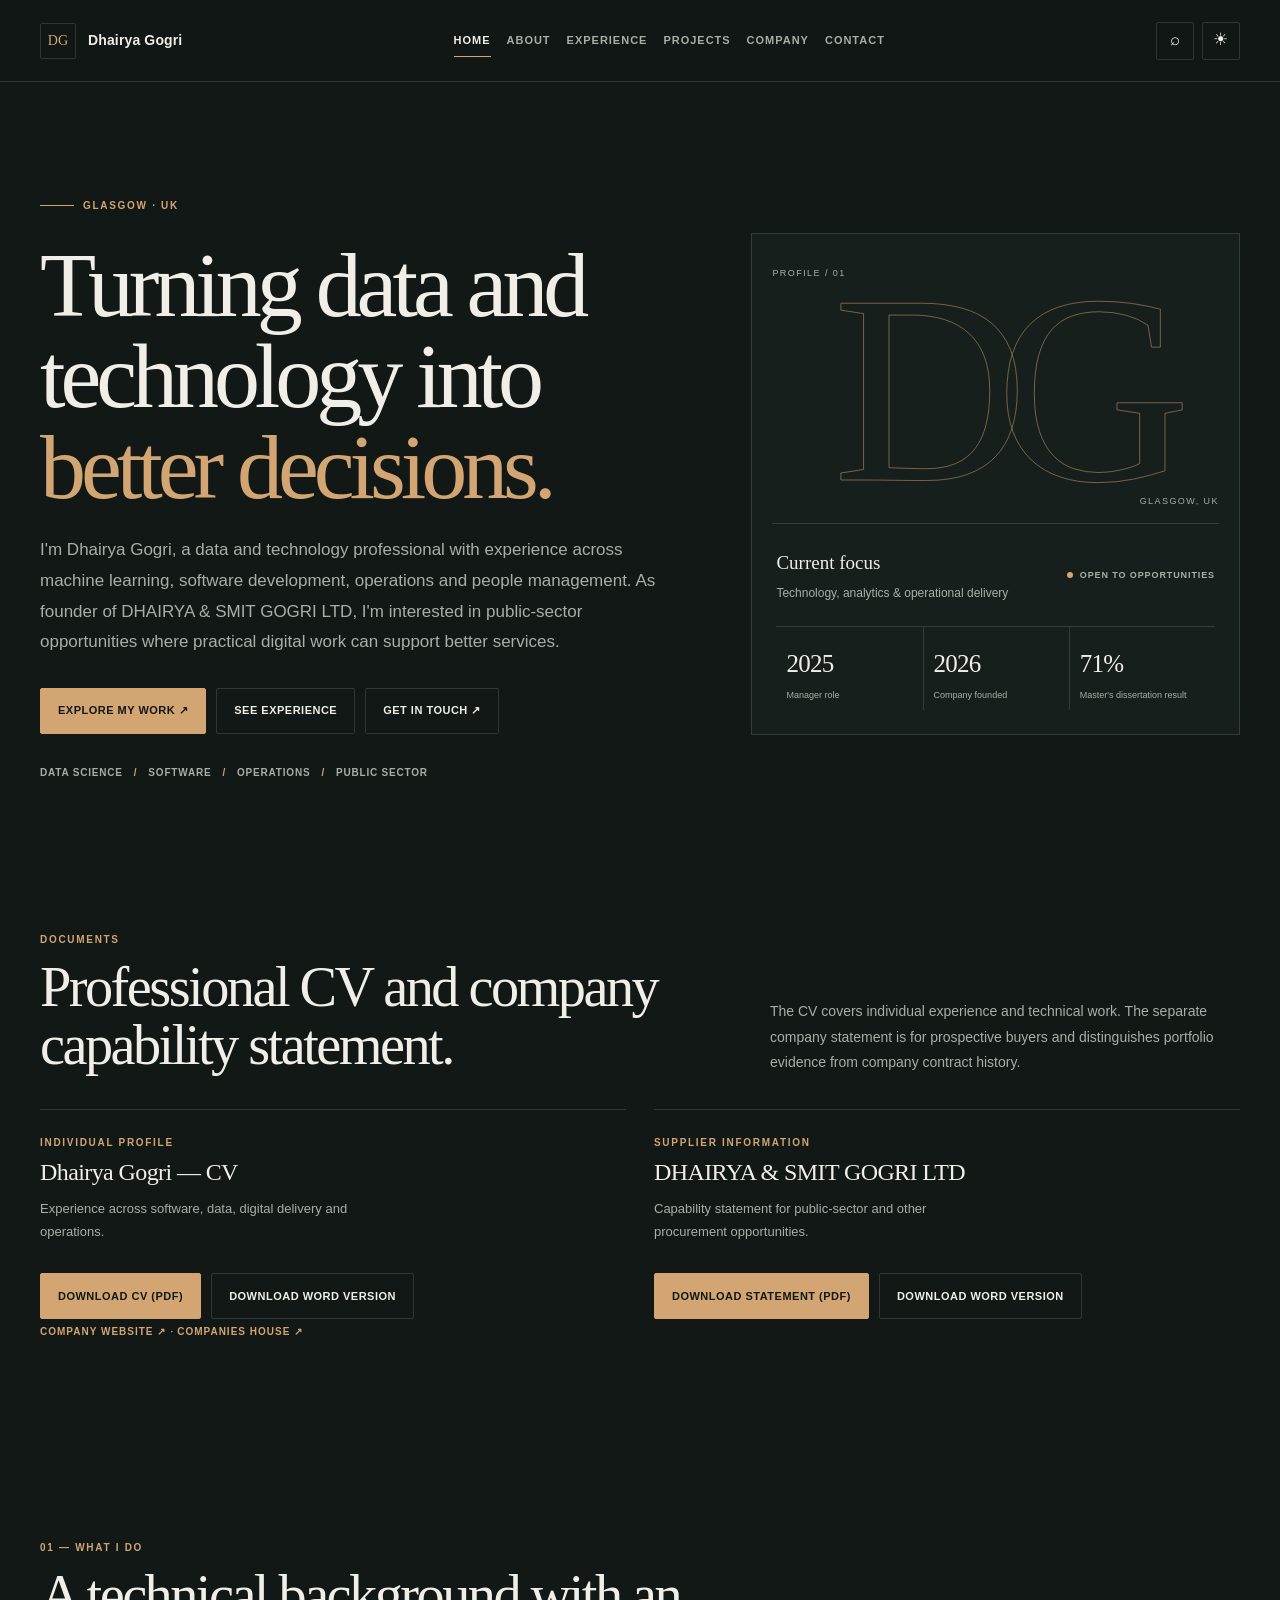
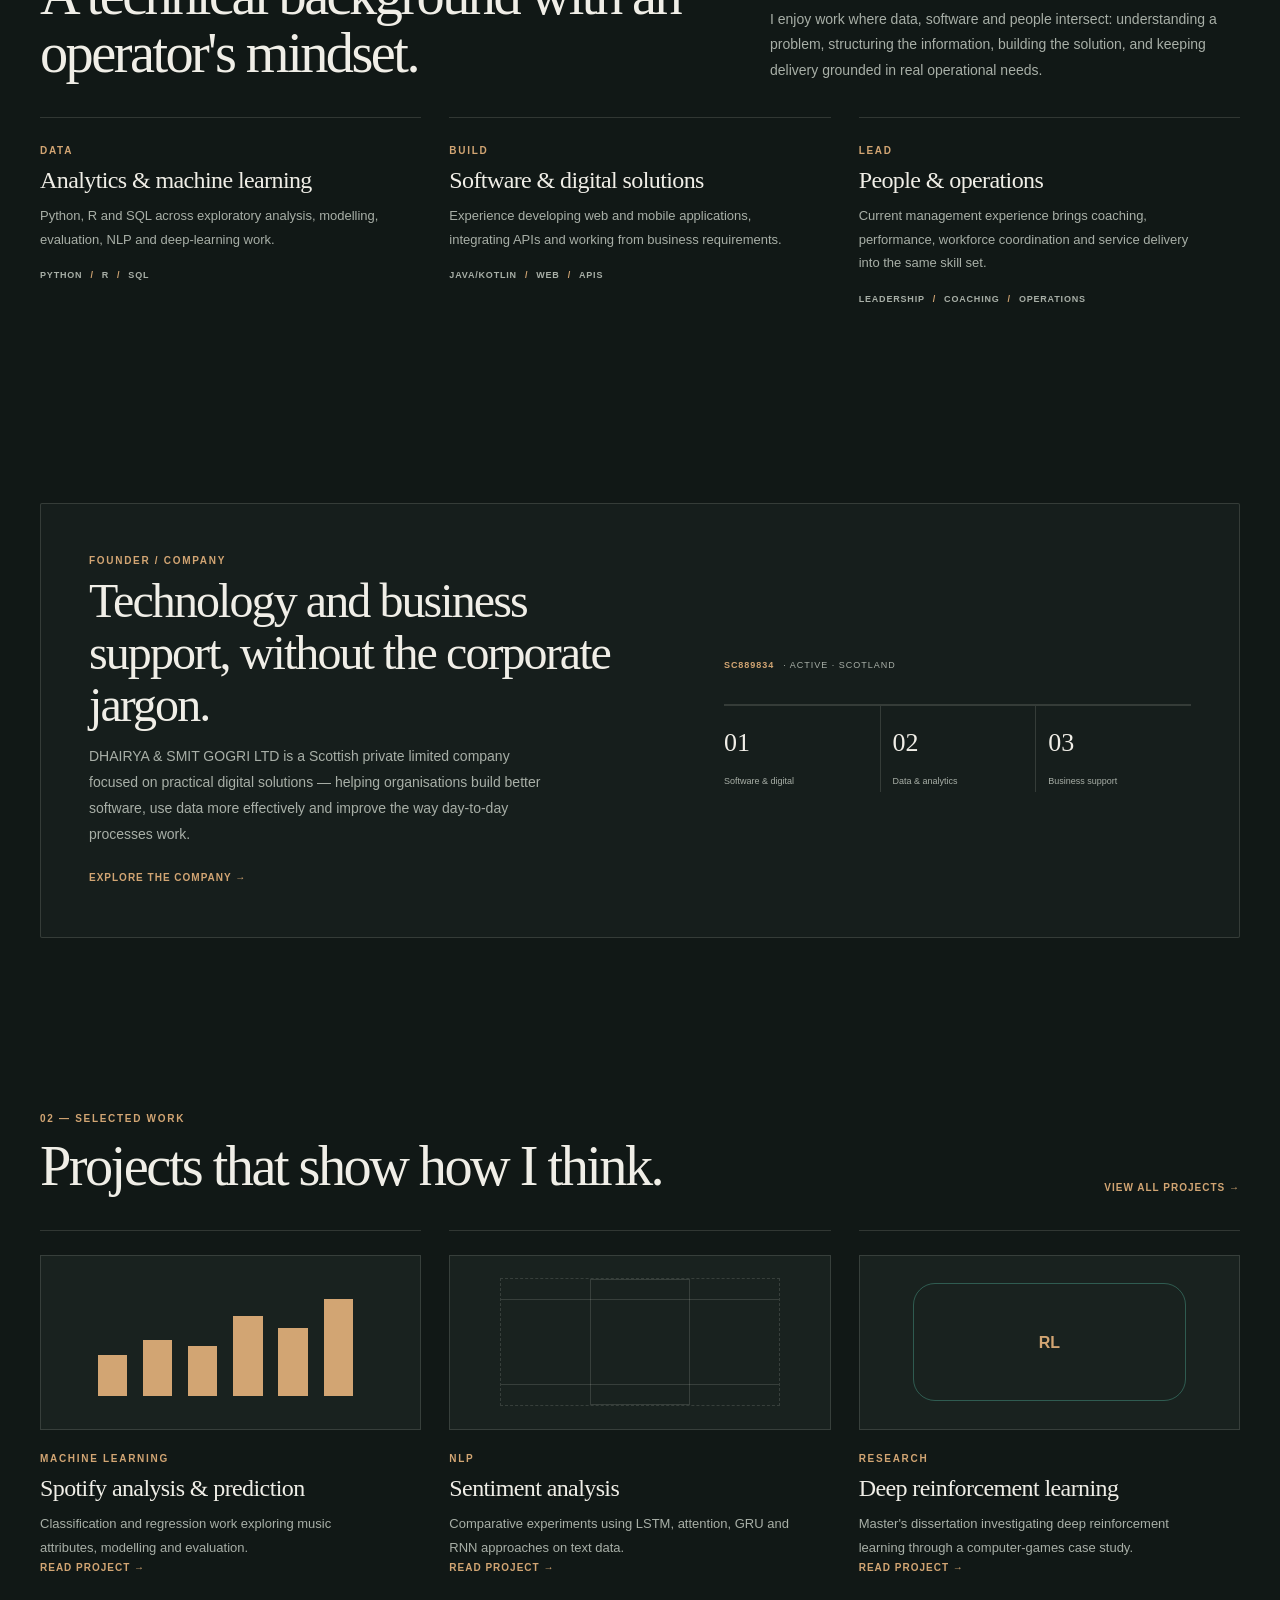
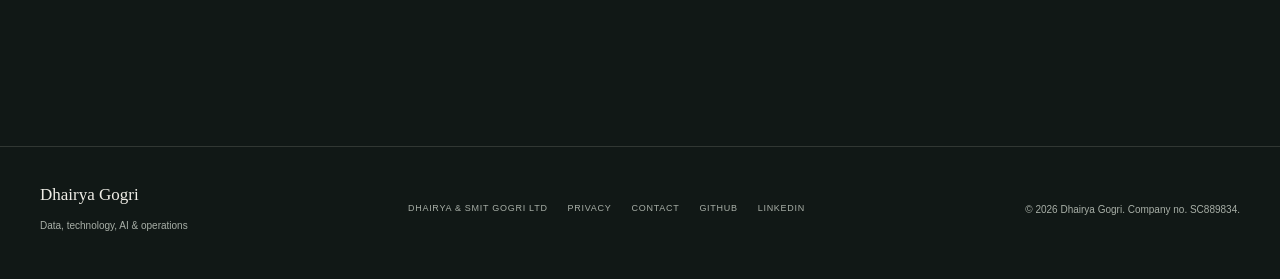
<file: index.html>
<!doctype html>
<html lang="en">
<head>
  <meta charset="utf-8">
  <meta name="viewport" content="width=device-width,initial-scale=1">
  <meta name="description" content="Dhairya Gogri — data, technology, AI and operations professional based in Glasgow.">
  <meta name="theme-color" content="#071018">
  <title>Home · Dhairya Gogri</title>
  <link rel="icon" href="assets/favicon.svg" type="image/svg+xml">
  <link rel="stylesheet" href="css/styles.css">
</head>
<body>
<a class="skip-link" href="#main">Skip to content</a>

<header class="navbar">
  <div class="container nav-inner">
    <a class="brand" href="index.html" aria-label="Dhairya Gogri home">
      <span class="brand-mark">DG</span><span>Dhairya Gogri</span>
    </a>
    <nav class="nav-links" aria-label="Primary navigation">
      <a href="index.html">Home</a>
      <a href="about.html">About</a>
      <a href="experience.html">Experience</a>
      <a href="projects.html">Projects</a>
      <a href="company.html">Company</a>
      <a href="contact.html">Contact</a>
    </nav>
    <div class="nav-actions">
      <button class="icon-btn" id="commandBtn" aria-label="Open site search" title="Search • Ctrl K">⌕</button>
      <button class="icon-btn" id="themeToggle" aria-label="Toggle theme">☀</button>
      <button class="menu-btn" aria-label="Open menu" aria-expanded="false">☰</button>
    </div>
  </div>
</header>

<main id="main">
<section class="hero">
  <div class="container hero-grid">
    <div class="reveal">
      <span class="eyebrow">Glasgow · UK</span>
      <h1>Turning data and technology into <span>better decisions.</span></h1>
      <p class="lead">I'm Dhairya Gogri, a data and technology professional with experience across machine learning, software development, operations and people management. As founder of DHAIRYA &amp; SMIT GOGRI LTD, I'm interested in public-sector opportunities where practical digital work can support better services.</p>
      <div class="cta-row">
        <a class="btn btn-primary" href="projects.html">Explore my work ↗</a>
        <a class="btn btn-secondary" href="experience.html">See experience</a>
        <a class="btn btn-ghost" href="contact.html">Get in touch ↗</a>
      </div>
      <div class="hero-ribbon">
        <span class="pill">Data science</span><span class="pill">Software</span><span class="pill">Operations</span><span class="pill">Public sector</span>
      </div>
    </div>
    <div class="hero-card reveal">
      <div class="hero-art" aria-hidden="true">
        <div class="core">DG</div>
      </div>
      <div class="profile-card">
        <div class="profile-top">
          <div>
            <strong>Current focus</strong>
            <div class="profile-subtitle">Technology, analytics &amp; operational delivery</div>
          </div>
          <span class="status"><i></i> Open to opportunities</span>
        </div>
        <div class="metrics">
          <div class="metric"><strong>2025</strong><span>Manager role</span></div>
          <div class="metric"><strong>2026</strong><span>Company founded</span></div>
          <div class="metric"><strong>71%</strong><span>Master's dissertation result</span></div>
        </div>
      </div>
    </div>
  </div>
</section>

<section class="section" id="downloads">
  <div class="container">
    <div class="section-head">
      <div><div class="kicker">Documents</div><h2>Professional CV and company capability statement.</h2></div>
      <p class="section-intro">The CV covers individual experience and technical work. The separate company statement is for prospective buyers and distinguishes portfolio evidence from company contract history.</p>
    </div>
    <div class="grid-2">
      <article class="card">
        <div class="kicker">Individual profile</div>
        <h3>Dhairya Gogri — CV</h3>
        <p>Experience across software, data, digital delivery and operations.</p>
        <div class="cta-row">
          <a class="btn btn-primary" href="assets/Dhairya_Gogri_CV.pdf" download>Download CV (PDF)</a>
          <a class="btn btn-secondary" href="assets/Dhairya_Gogri_CV.docx" download>Download Word version</a>
        </div>
        <p><a class="mini-link" href="https://dhairyagogri.github.io/mycompany/index.html" target="_blank" rel="noreferrer">Company website ↗</a> · <a class="mini-link" href="https://find-and-update.company-information.service.gov.uk/company/SC889834" target="_blank" rel="noreferrer">Companies House ↗</a></p>
      </article>
      <article class="card">
        <div class="kicker">Supplier information</div>
        <h3>DHAIRYA &amp; SMIT GOGRI LTD</h3>
        <p>Capability statement for public-sector and other procurement opportunities.</p>
        <div class="cta-row">
          <a class="btn btn-primary" href="assets/Dhairya_Smit_Gogri_Ltd_Capability_Statement.pdf" download>Download statement (PDF)</a>
          <a class="btn btn-secondary" href="assets/Dhairya_Smit_Gogri_Ltd_Capability_Statement.docx" download>Download Word version</a>
        </div>
      </article>
    </div>
  </div>
</section>

<section class="section">
  <div class="container">
    <div class="section-head">
      <div>
        <div class="kicker">01 — What I do</div>
        <h2>A technical background with an operator's mindset.</h2>
      </div>
      <p class="section-intro">I enjoy work where data, software and people intersect: understanding a problem, structuring the information, building the solution, and keeping delivery grounded in real operational needs.</p>
    </div>
    <div class="grid-3">
      <article class="card reveal"><div class="kicker">Data</div><h3>Analytics &amp; machine learning</h3><p>Python, R and SQL across exploratory analysis, modelling, evaluation, NLP and deep-learning work.</p><div class="tag-row"><span class="tag">Python</span><span class="tag">R</span><span class="tag">SQL</span></div></article>
      <article class="card reveal"><div class="kicker">Build</div><h3>Software &amp; digital solutions</h3><p>Experience developing web and mobile applications, integrating APIs and working from business requirements.</p><div class="tag-row"><span class="tag">Java/Kotlin</span><span class="tag">Web</span><span class="tag">APIs</span></div></article>
      <article class="card reveal"><div class="kicker">Lead</div><h3>People &amp; operations</h3><p>Current management experience brings coaching, performance, workforce coordination and service delivery into the same skill set.</p><div class="tag-row"><span class="tag">Leadership</span><span class="tag">Coaching</span><span class="tag">Operations</span></div></article>
    </div>
  </div>
</section>

<section class="section">
  <div class="container">
    <div class="feature-panel reveal">
      <div class="feature-grid">
        <div>
          <div class="kicker">Founder / company</div>
          <h3>Technology and business support, without the corporate jargon.</h3>
          <p>DHAIRYA &amp; SMIT GOGRI LTD is a Scottish private limited company focused on practical digital solutions — helping organisations build better software, use data more effectively and improve the way day-to-day processes work.</p>
          <a class="mini-link" href="company.html">Explore the company →</a>
        </div>
        <div>
          <div class="company-badge"><b>SC889834</b> · Active · Scotland</div>
          <div class="stat-strip">
            <div class="card"><strong>01</strong><span>Software &amp; digital</span></div>
            <div class="card"><strong>02</strong><span>Data &amp; analytics</span></div>
            <div class="card"><strong>03</strong><span>Business support</span></div>
          </div>
        </div>
      </div>
    </div>
  </div>
</section>

<section class="section">
  <div class="container">
    <div class="section-head">
      <div><div class="kicker">02 — Selected work</div><h2>Projects that show how I think.</h2></div>
      <a class="mini-link" href="projects.html">View all projects →</a>
    </div>
    <div class="grid-3">
      <article class="card project-card reveal"><div><div class="visual"><div class="visual-chart"><span class="bar" style="left:0;height:38%"></span><span class="bar" style="left:17%;height:52%"></span><span class="bar" style="left:34%;height:46%"></span><span class="bar" style="left:51%;height:74%"></span><span class="bar" style="left:68%;height:63%"></span><span class="bar" style="left:85%;height:90%"></span></div></div><div class="kicker">Machine learning</div><h3>Spotify analysis &amp; prediction</h3><p>Classification and regression work exploring music attributes, modelling and evaluation.</p></div><a class="mini-link" href="projects.html#spotify">Read project →</a></article>
      <article class="card project-card reveal"><div><div class="visual"><div class="visual-grid"></div></div><div class="kicker">NLP</div><h3>Sentiment analysis</h3><p>Comparative experiments using LSTM, attention, GRU and RNN approaches on text data.</p></div><a class="mini-link" href="projects.html#sentiment">Read project →</a></article>
      <article class="card project-card reveal"><div><div class="visual"><div style="width:72%;height:68%;border:1px solid rgba(101,224,194,.3);border-radius:22px;display:grid;place-items:center;color:var(--accent);font-weight:900">RL</div></div><div class="kicker">Research</div><h3>Deep reinforcement learning</h3><p>Master's dissertation investigating deep reinforcement learning through a computer-games case study.</p></div><a class="mini-link" href="projects.html#rl">Read project →</a></article>
    </div>
  </div>
</section>
</main>

<footer class="footer">
  <div class="container footer-grid">
    <div>
      <strong>Dhairya Gogri</strong><br>
      <small>Data, technology, AI &amp; operations</small>
    </div>
    <div class="footer-links">
      <a href="company.html">DHAIRYA &amp; SMIT GOGRI LTD</a>
      <a href="privacy.html">Privacy</a>
      <a href="contact.html">Contact</a>
      <a href="https://github.com/DhairyaGogri" target="_blank" rel="noreferrer">GitHub</a>
      <a href="https://www.linkedin.com/in/mrdhairyagogri/" target="_blank" rel="noreferrer">LinkedIn</a>
    </div>
    <small>&copy; <span id="year"></span> Dhairya Gogri. Company no. SC889834.</small>
  </div>
</footer>


<div class="command" id="command" role="dialog" aria-modal="true" aria-label="Site search">
  <div class="command-box">
    <div class="command-input">
      <input id="commandInput" type="search" placeholder="Jump to a page…" aria-label="Jump to a page">
    </div>
    <div class="command-list">
      <a class="command-item" href="index.html"><span>Home</span><span class="kbd">01</span></a>
      <a class="command-item" href="about.html"><span>About</span><span class="kbd">02</span></a>
      <a class="command-item" href="experience.html"><span>Experience</span><span class="kbd">03</span></a>
      <a class="command-item" href="projects.html"><span>Projects</span><span class="kbd">04</span></a>
      <a class="command-item" href="company.html"><span>Company</span><span class="kbd">05</span></a>
      <a class="command-item" href="contact.html"><span>Contact</span><span class="kbd">06</span></a>
      <a class="command-item" href="https://github.com/DhairyaGogri" target="_blank" rel="noreferrer"><span>GitHub</span><span>↗</span></a>
      <a class="command-item" href="https://www.linkedin.com/in/mrdhairyagogri/" target="_blank" rel="noreferrer"><span>LinkedIn</span><span>↗</span></a>
    </div>
  </div>
</div>
<div class="toast" id="toast"></div>

<script>document.getElementById('year').textContent = new Date().getFullYear()</script>
<script src="js/site.js"></script>
</body>
</html>
</file>
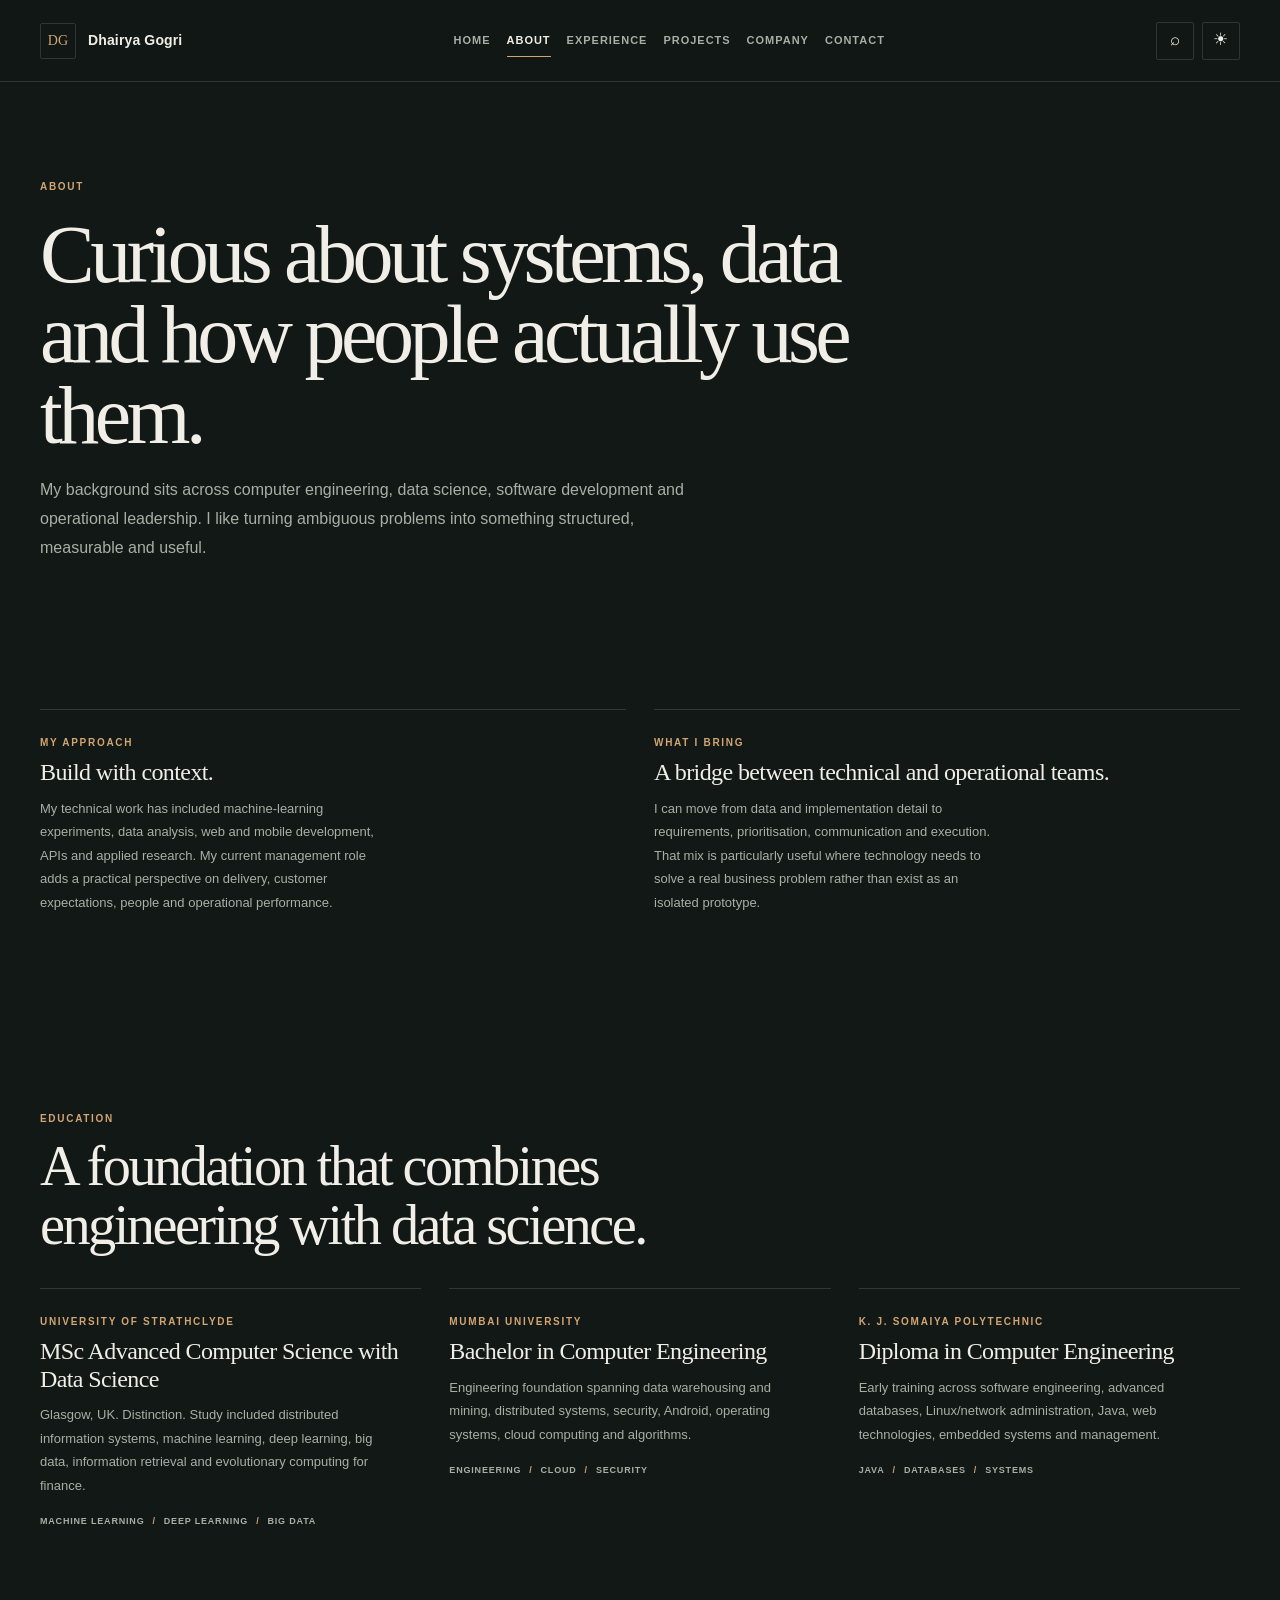
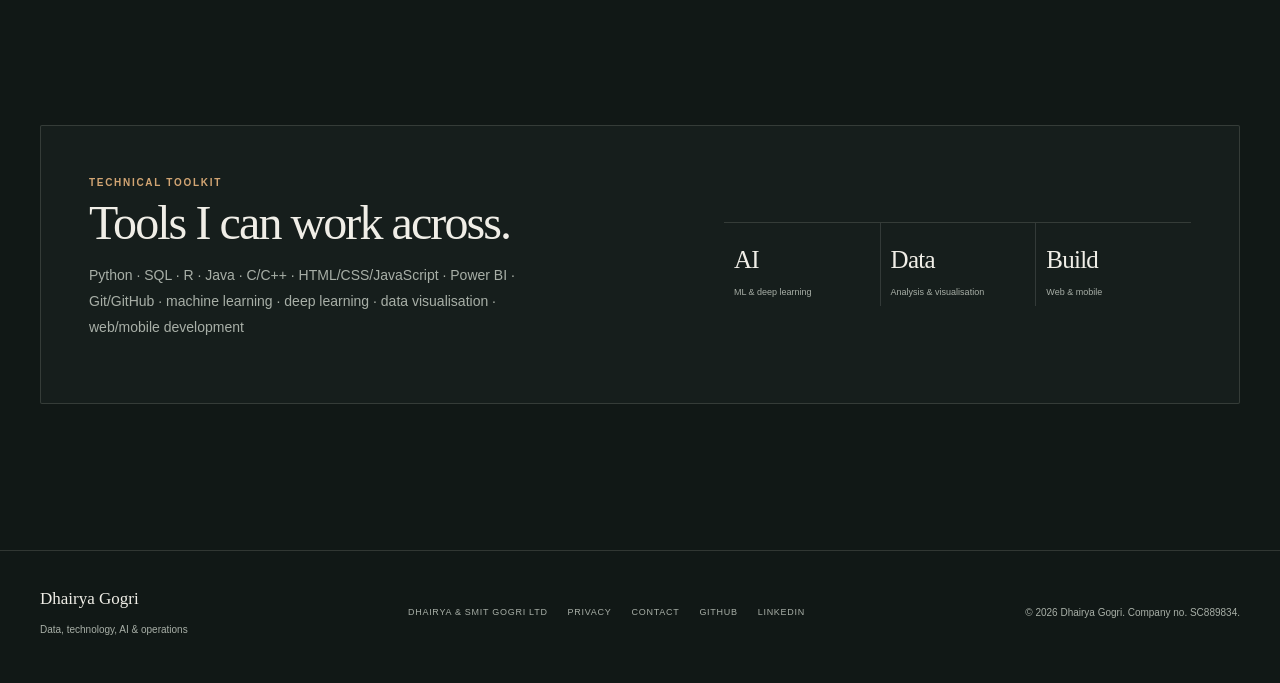
<file: about.html>
<!doctype html>
<html lang="en">
<head>
  <meta charset="utf-8">
  <meta name="viewport" content="width=device-width,initial-scale=1">
  <meta name="description" content="Dhairya Gogri — data, technology, AI and operations professional based in Glasgow.">
  <meta name="theme-color" content="#071018">
  <title>About · Dhairya Gogri</title>
  <link rel="icon" href="assets/favicon.svg" type="image/svg+xml">
  <link rel="stylesheet" href="css/styles.css">
</head>
<body>
<a class="skip-link" href="#main">Skip to content</a>

<header class="navbar">
  <div class="container nav-inner">
    <a class="brand" href="index.html" aria-label="Dhairya Gogri home">
      <span class="brand-mark">DG</span><span>Dhairya Gogri</span>
    </a>
    <nav class="nav-links" aria-label="Primary navigation">
      <a href="index.html">Home</a>
      <a href="about.html">About</a>
      <a href="experience.html">Experience</a>
      <a href="projects.html">Projects</a>
      <a href="company.html">Company</a>
      <a href="contact.html">Contact</a>
    </nav>
    <div class="nav-actions">
      <button class="icon-btn" id="commandBtn" aria-label="Open site search" title="Search • Ctrl K">⌕</button>
      <button class="icon-btn" id="themeToggle" aria-label="Toggle theme">☀</button>
      <button class="menu-btn" aria-label="Open menu" aria-expanded="false">☰</button>
    </div>
  </div>
</header>

<main id="main">
<section class="page-hero">
  <div class="container reveal">
    <div class="kicker">About</div>
    <h1>Curious about systems, data and how people actually use them.</h1>
    <p>My background sits across computer engineering, data science, software development and operational leadership. I like turning ambiguous problems into something structured, measurable and useful.</p>
  </div>
</section>

<section class="section">
  <div class="container grid-2">
    <article class="card reveal">
      <div class="kicker">My approach</div>
      <h3>Build with context.</h3>
      <p>My technical work has included machine-learning experiments, data analysis, web and mobile development, APIs and applied research. My current management role adds a practical perspective on delivery, customer expectations, people and operational performance.</p>
    </article>
    <article class="card reveal">
      <div class="kicker">What I bring</div>
      <h3>A bridge between technical and operational teams.</h3>
      <p>I can move from data and implementation detail to requirements, prioritisation, communication and execution. That mix is particularly useful where technology needs to solve a real business problem rather than exist as an isolated prototype.</p>
    </article>
  </div>
</section>

<section class="section">
  <div class="container">
    <div class="section-head">
      <div><div class="kicker">Education</div><h2>A foundation that combines engineering with data science.</h2></div>
    </div>
    <div class="grid-3">
      <article class="card reveal"><div class="kicker">University of Strathclyde</div><h3>MSc Advanced Computer Science with Data Science</h3><p>Glasgow, UK. Distinction. Study included distributed information systems, machine learning, deep learning, big data, information retrieval and evolutionary computing for finance.</p><div class="tag-row"><span class="tag">Machine Learning</span><span class="tag">Deep Learning</span><span class="tag">Big Data</span></div></article>
      <article class="card reveal"><div class="kicker">Mumbai University</div><h3>Bachelor in Computer Engineering</h3><p>Engineering foundation spanning data warehousing and mining, distributed systems, security, Android, operating systems, cloud computing and algorithms.</p><div class="tag-row"><span class="tag">Engineering</span><span class="tag">Cloud</span><span class="tag">Security</span></div></article>
      <article class="card reveal"><div class="kicker">K. J. Somaiya Polytechnic</div><h3>Diploma in Computer Engineering</h3><p>Early training across software engineering, advanced databases, Linux/network administration, Java, web technologies, embedded systems and management.</p><div class="tag-row"><span class="tag">Java</span><span class="tag">Databases</span><span class="tag">Systems</span></div></article>
    </div>
  </div>
</section>

<section class="section">
  <div class="container feature-panel reveal">
    <div class="feature-grid">
      <div>
        <div class="kicker">Technical toolkit</div>
        <h3>Tools I can work across.</h3>
        <p>Python · SQL · R · Java · C/C++ · HTML/CSS/JavaScript · Power BI · Git/GitHub · machine learning · deep learning · data visualisation · web/mobile development</p>
      </div>
      <div>
        <div class="metrics">
          <div class="metric"><strong>AI</strong><span>ML &amp; deep learning</span></div>
          <div class="metric"><strong>Data</strong><span>Analysis &amp; visualisation</span></div>
          <div class="metric"><strong>Build</strong><span>Web &amp; mobile</span></div>
        </div>
      </div>
    </div>
  </div>
</section>
</main>

<footer class="footer">
  <div class="container footer-grid">
    <div>
      <strong>Dhairya Gogri</strong><br>
      <small>Data, technology, AI &amp; operations</small>
    </div>
    <div class="footer-links">
      <a href="company.html">DHAIRYA &amp; SMIT GOGRI LTD</a>
      <a href="privacy.html">Privacy</a>
      <a href="contact.html">Contact</a>
      <a href="https://github.com/DhairyaGogri" target="_blank" rel="noreferrer">GitHub</a>
      <a href="https://www.linkedin.com/in/mrdhairyagogri/" target="_blank" rel="noreferrer">LinkedIn</a>
    </div>
    <small>&copy; <span id="year"></span> Dhairya Gogri. Company no. SC889834.</small>
  </div>
</footer>


<div class="command" id="command" role="dialog" aria-modal="true" aria-label="Site search">
  <div class="command-box">
    <div class="command-input">
      <input id="commandInput" type="search" placeholder="Jump to a page…" aria-label="Jump to a page">
    </div>
    <div class="command-list">
      <a class="command-item" href="index.html"><span>Home</span><span class="kbd">01</span></a>
      <a class="command-item" href="about.html"><span>About</span><span class="kbd">02</span></a>
      <a class="command-item" href="experience.html"><span>Experience</span><span class="kbd">03</span></a>
      <a class="command-item" href="projects.html"><span>Projects</span><span class="kbd">04</span></a>
      <a class="command-item" href="company.html"><span>Company</span><span class="kbd">05</span></a>
      <a class="command-item" href="contact.html"><span>Contact</span><span class="kbd">06</span></a>
      <a class="command-item" href="https://github.com/DhairyaGogri" target="_blank" rel="noreferrer"><span>GitHub</span><span>↗</span></a>
      <a class="command-item" href="https://www.linkedin.com/in/mrdhairyagogri/" target="_blank" rel="noreferrer"><span>LinkedIn</span><span>↗</span></a>
    </div>
  </div>
</div>
<div class="toast" id="toast"></div>

<script>document.getElementById('year').textContent = new Date().getFullYear()</script>
<script src="js/site.js"></script>
</body>
</html>
</file>
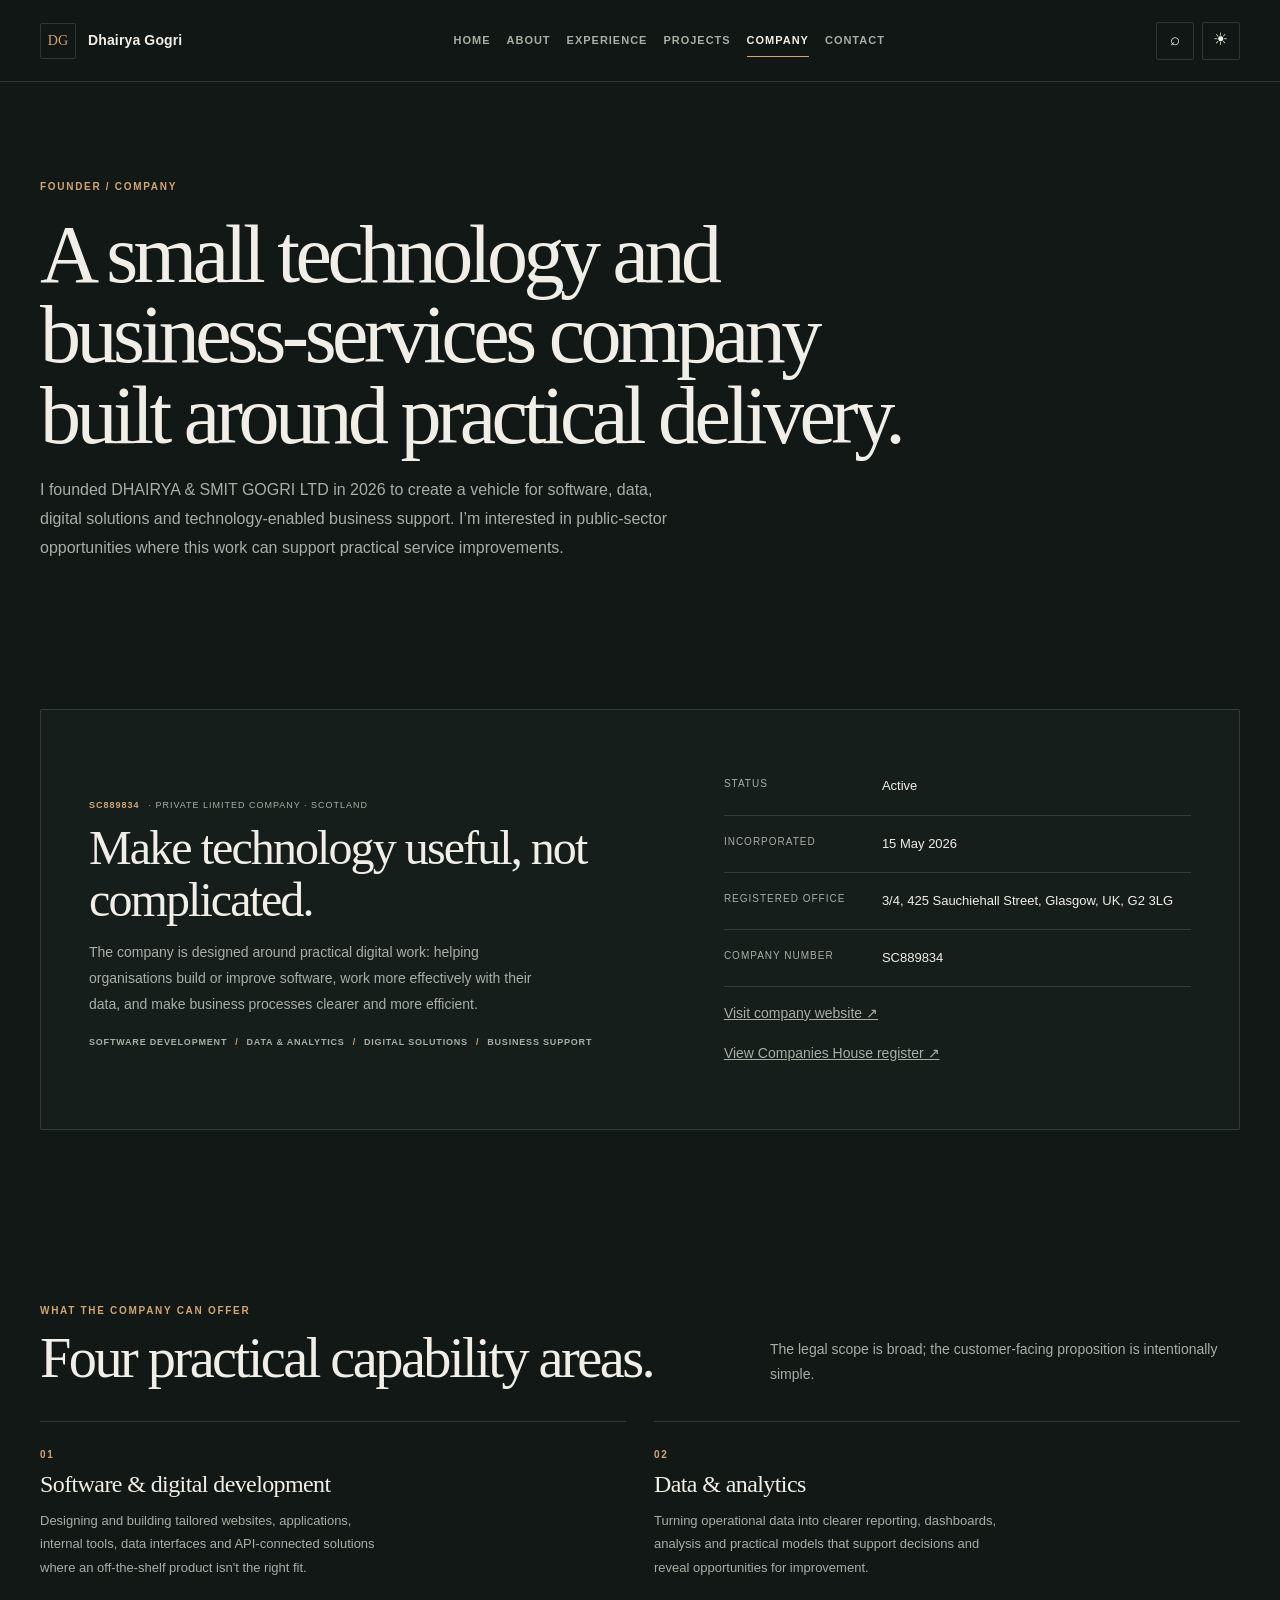
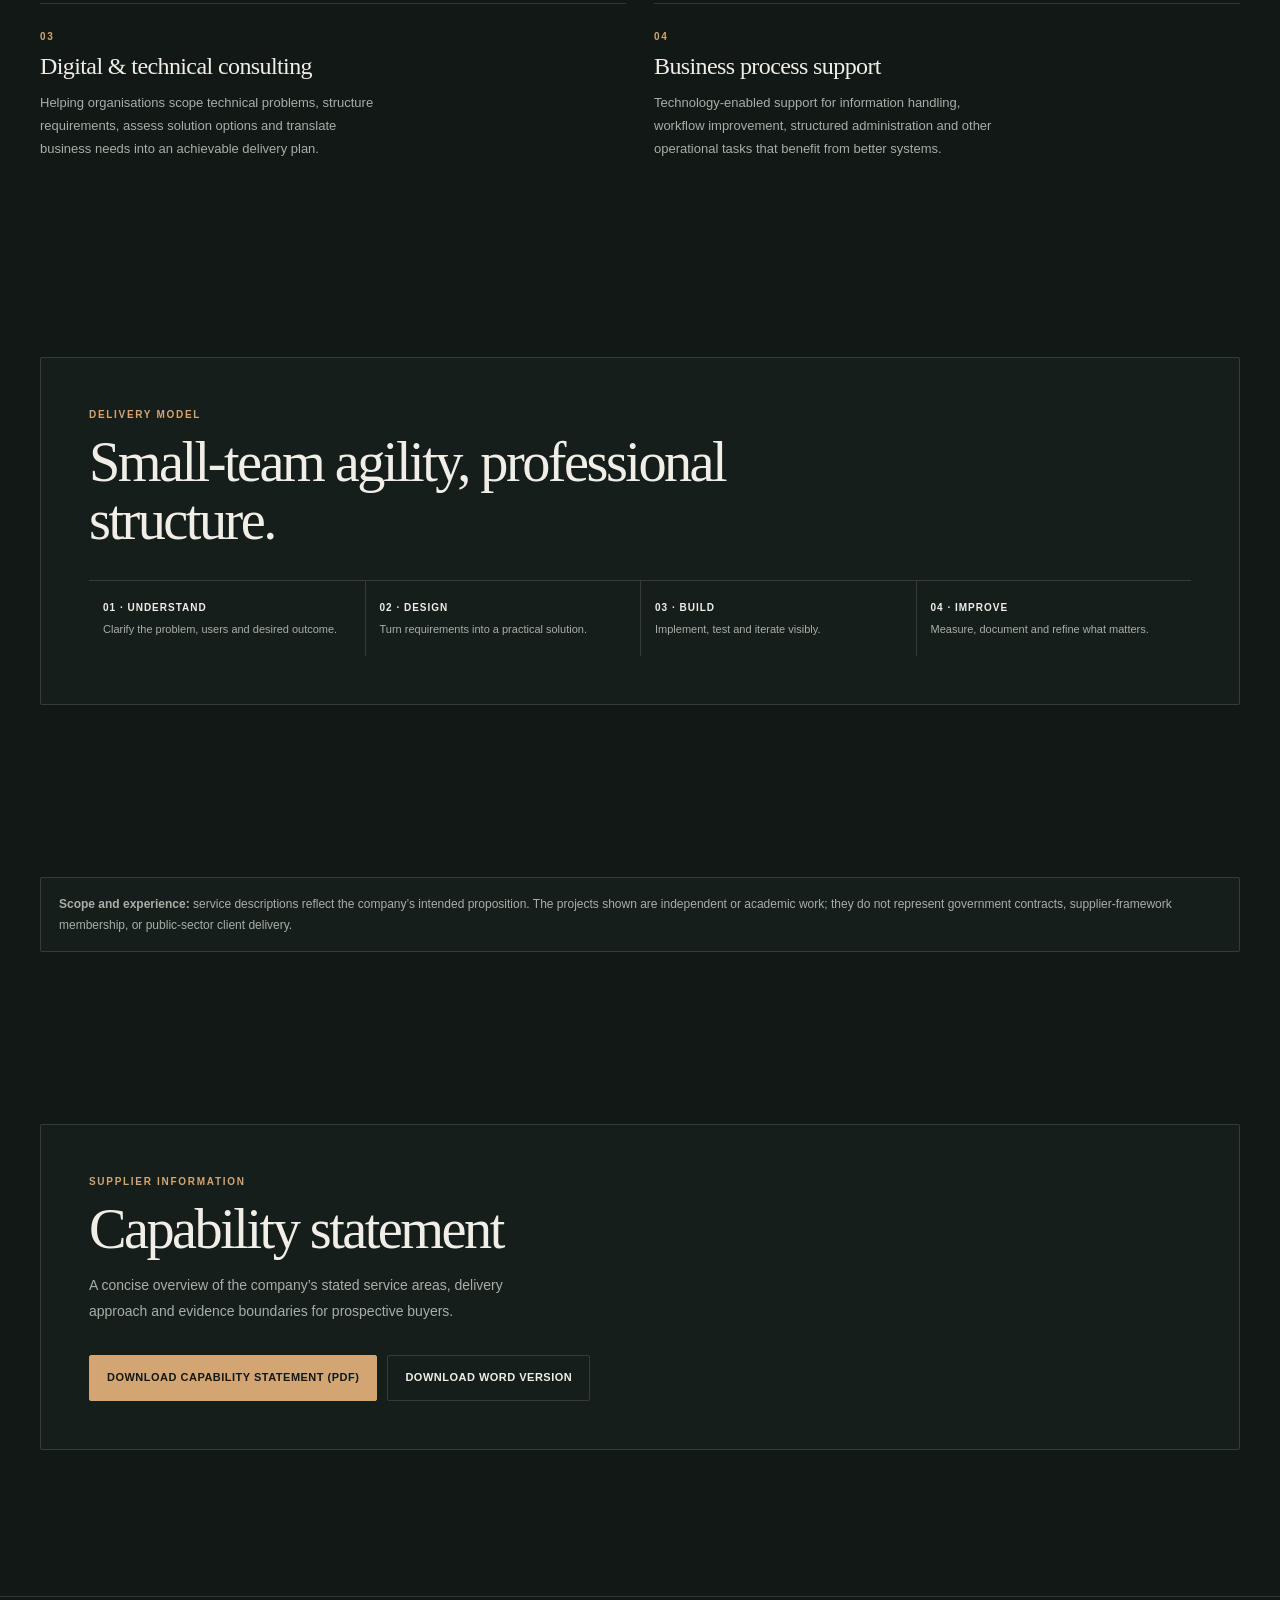
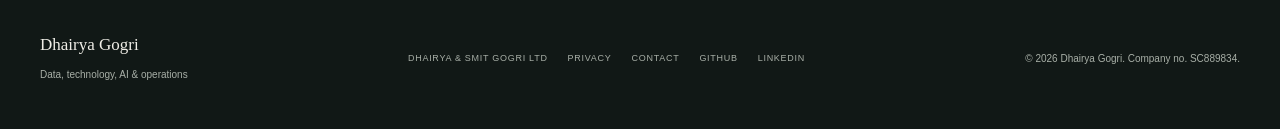
<file: company.html>
<!doctype html>
<html lang="en">
<head>
  <meta charset="utf-8">
  <meta name="viewport" content="width=device-width,initial-scale=1">
  <meta name="description" content="DHAIRYA & SMIT GOGRI LTD — a Scottish technology and business-services company founded by Dhairya Gogri.">
  <meta name="theme-color" content="#071018">
  <title>Company · Dhairya Gogri</title>
  <link rel="icon" href="assets/favicon.svg" type="image/svg+xml">
  <link rel="stylesheet" href="css/styles.css">
</head>
<body>
<a class="skip-link" href="#main">Skip to content</a>

<header class="navbar">
  <div class="container nav-inner">
    <a class="brand" href="index.html" aria-label="Dhairya Gogri home">
      <span class="brand-mark">DG</span><span>Dhairya Gogri</span>
    </a>
    <nav class="nav-links" aria-label="Primary navigation">
      <a href="index.html">Home</a>
      <a href="about.html">About</a>
      <a href="experience.html">Experience</a>
      <a href="projects.html">Projects</a>
      <a href="company.html">Company</a>
      <a href="contact.html">Contact</a>
    </nav>
    <div class="nav-actions">
      <button class="icon-btn" id="commandBtn" aria-label="Open site search" title="Search • Ctrl K">⌕</button>
      <button class="icon-btn" id="themeToggle" aria-label="Toggle theme">☀</button>
      <button class="menu-btn" aria-label="Open menu" aria-expanded="false">☰</button>
    </div>
  </div>
</header>

<main id="main">
<section class="page-hero">
  <div class="container reveal">
    <div class="kicker">Founder / company</div>
    <h1>A small technology and business-services company built around practical delivery.</h1>
    <p>I founded DHAIRYA &amp; SMIT GOGRI LTD in 2026 to create a vehicle for software, data, digital solutions and technology-enabled business support. I’m interested in public-sector opportunities where this work can support practical service improvements.</p>
  </div>
</section>

<section class="section">
  <div class="container feature-panel reveal">
    <div class="feature-grid">
      <div>
        <span class="company-badge"><b>SC889834</b> · Private Limited Company · Scotland</span>
        <h3>Make technology useful, not complicated.</h3>
        <p>The company is designed around practical digital work: helping organisations build or improve software, work more effectively with their data, and make business processes clearer and more efficient.</p>
        <div class="tag-row"><span class="tag">Software development</span><span class="tag">Data &amp; analytics</span><span class="tag">Digital solutions</span><span class="tag">Business support</span></div>
      </div>
      <div>
        <div class="info-list">
          <div class="info-row"><dt>Status</dt><dd>Active</dd></div>
          <div class="info-row"><dt>Incorporated</dt><dd>15 May 2026</dd></div>
          <div class="info-row"><dt>Registered office</dt><dd>3/4, 425 Sauchiehall Street, Glasgow, UK, G2 3LG</dd></div>
          <div class="info-row"><dt>Company number</dt><dd>SC889834</dd></div>
        </div>
        <p><a href="https://dhairyagogri.github.io/mycompany/index.html" target="_blank" rel="noreferrer">Visit company website ↗</a></p>
        <p><a href="https://find-and-update.company-information.service.gov.uk/company/SC889834" target="_blank" rel="noreferrer">View Companies House register ↗</a></p>
      </div>
    </div>
  </div>
</section>

<section class="section">
  <div class="container">
    <div class="section-head">
      <div><div class="kicker">What the company can offer</div><h2>Four practical capability areas.</h2></div>
      <p class="section-intro">The legal scope is broad; the customer-facing proposition is intentionally simple.</p>
    </div>
    <div class="grid-2">
      <article class="card reveal"><div class="kicker">01</div><h3>Software &amp; digital development</h3><p>Designing and building tailored websites, applications, internal tools, data interfaces and API-connected solutions where an off-the-shelf product isn't the right fit.</p></article>
      <article class="card reveal"><div class="kicker">02</div><h3>Data &amp; analytics</h3><p>Turning operational data into clearer reporting, dashboards, analysis and practical models that support decisions and reveal opportunities for improvement.</p></article>
      <article class="card reveal"><div class="kicker">03</div><h3>Digital &amp; technical consulting</h3><p>Helping organisations scope technical problems, structure requirements, assess solution options and translate business needs into an achievable delivery plan.</p></article>
      <article class="card reveal"><div class="kicker">04</div><h3>Business process support</h3><p>Technology-enabled support for information handling, workflow improvement, structured administration and other operational tasks that benefit from better systems.</p></article>
    </div>
  </div>
</section>

<section class="section">
  <div class="container feature-panel reveal">
    <div class="section-head" style="margin-bottom:20px">
      <div><div class="kicker">Delivery model</div><h2>Small-team agility, professional structure.</h2></div>
    </div>
    <div class="process">
      <div class="process-step"><strong>01 · Understand</strong><span>Clarify the problem, users and desired outcome.</span></div>
      <div class="process-step"><strong>02 · Design</strong><span>Turn requirements into a practical solution.</span></div>
      <div class="process-step"><strong>03 · Build</strong><span>Implement, test and iterate visibly.</span></div>
      <div class="process-step"><strong>04 · Improve</strong><span>Measure, document and refine what matters.</span></div>
    </div>
  </div>
</section>

<section class="section">
  <div class="container notice reveal"><strong>Scope and experience:</strong> service descriptions reflect the company’s intended proposition. The projects shown are independent or academic work; they do not represent government contracts, supplier-framework membership, or public-sector client delivery.</div>
</section>

<section class="section">
  <div class="container feature-panel reveal">
    <div class="kicker">Supplier information</div>
    <h2>Capability statement</h2>
    <p>A concise overview of the company’s stated service areas, delivery approach and evidence boundaries for prospective buyers.</p>
    <div class="cta-row">
      <a class="btn btn-primary" href="assets/Dhairya_Smit_Gogri_Ltd_Capability_Statement.pdf" download>Download capability statement (PDF)</a>
      <a class="btn btn-secondary" href="assets/Dhairya_Smit_Gogri_Ltd_Capability_Statement.docx" download>Download Word version</a>
    </div>
  </div>
</section>
</main>

<footer class="footer">
  <div class="container footer-grid">
    <div>
      <strong>Dhairya Gogri</strong><br>
      <small>Data, technology, AI &amp; operations</small>
    </div>
    <div class="footer-links">
      <a href="company.html">DHAIRYA &amp; SMIT GOGRI LTD</a>
      <a href="privacy.html">Privacy</a>
      <a href="contact.html">Contact</a>
      <a href="https://github.com/DhairyaGogri" target="_blank" rel="noreferrer">GitHub</a>
      <a href="https://www.linkedin.com/in/mrdhairyagogri/" target="_blank" rel="noreferrer">LinkedIn</a>
    </div>
    <small>&copy; <span id="year"></span> Dhairya Gogri. Company no. SC889834.</small>
  </div>
</footer>


<div class="command" id="command" role="dialog" aria-modal="true" aria-label="Site search">
  <div class="command-box">
    <div class="command-input">
      <input id="commandInput" type="search" placeholder="Jump to a page…" aria-label="Jump to a page">
    </div>
    <div class="command-list">
      <a class="command-item" href="index.html"><span>Home</span><span class="kbd">01</span></a>
      <a class="command-item" href="about.html"><span>About</span><span class="kbd">02</span></a>
      <a class="command-item" href="experience.html"><span>Experience</span><span class="kbd">03</span></a>
      <a class="command-item" href="projects.html"><span>Projects</span><span class="kbd">04</span></a>
      <a class="command-item" href="company.html"><span>Company</span><span class="kbd">05</span></a>
      <a class="command-item" href="contact.html"><span>Contact</span><span class="kbd">06</span></a>
      <a class="command-item" href="https://github.com/DhairyaGogri" target="_blank" rel="noreferrer"><span>GitHub</span><span>↗</span></a>
      <a class="command-item" href="https://www.linkedin.com/in/mrdhairyagogri/" target="_blank" rel="noreferrer"><span>LinkedIn</span><span>↗</span></a>
    </div>
  </div>
</div>
<div class="toast" id="toast"></div>

<script>document.getElementById('year').textContent = new Date().getFullYear()</script>
<script src="js/site.js"></script>
</body>
</html>
</file>
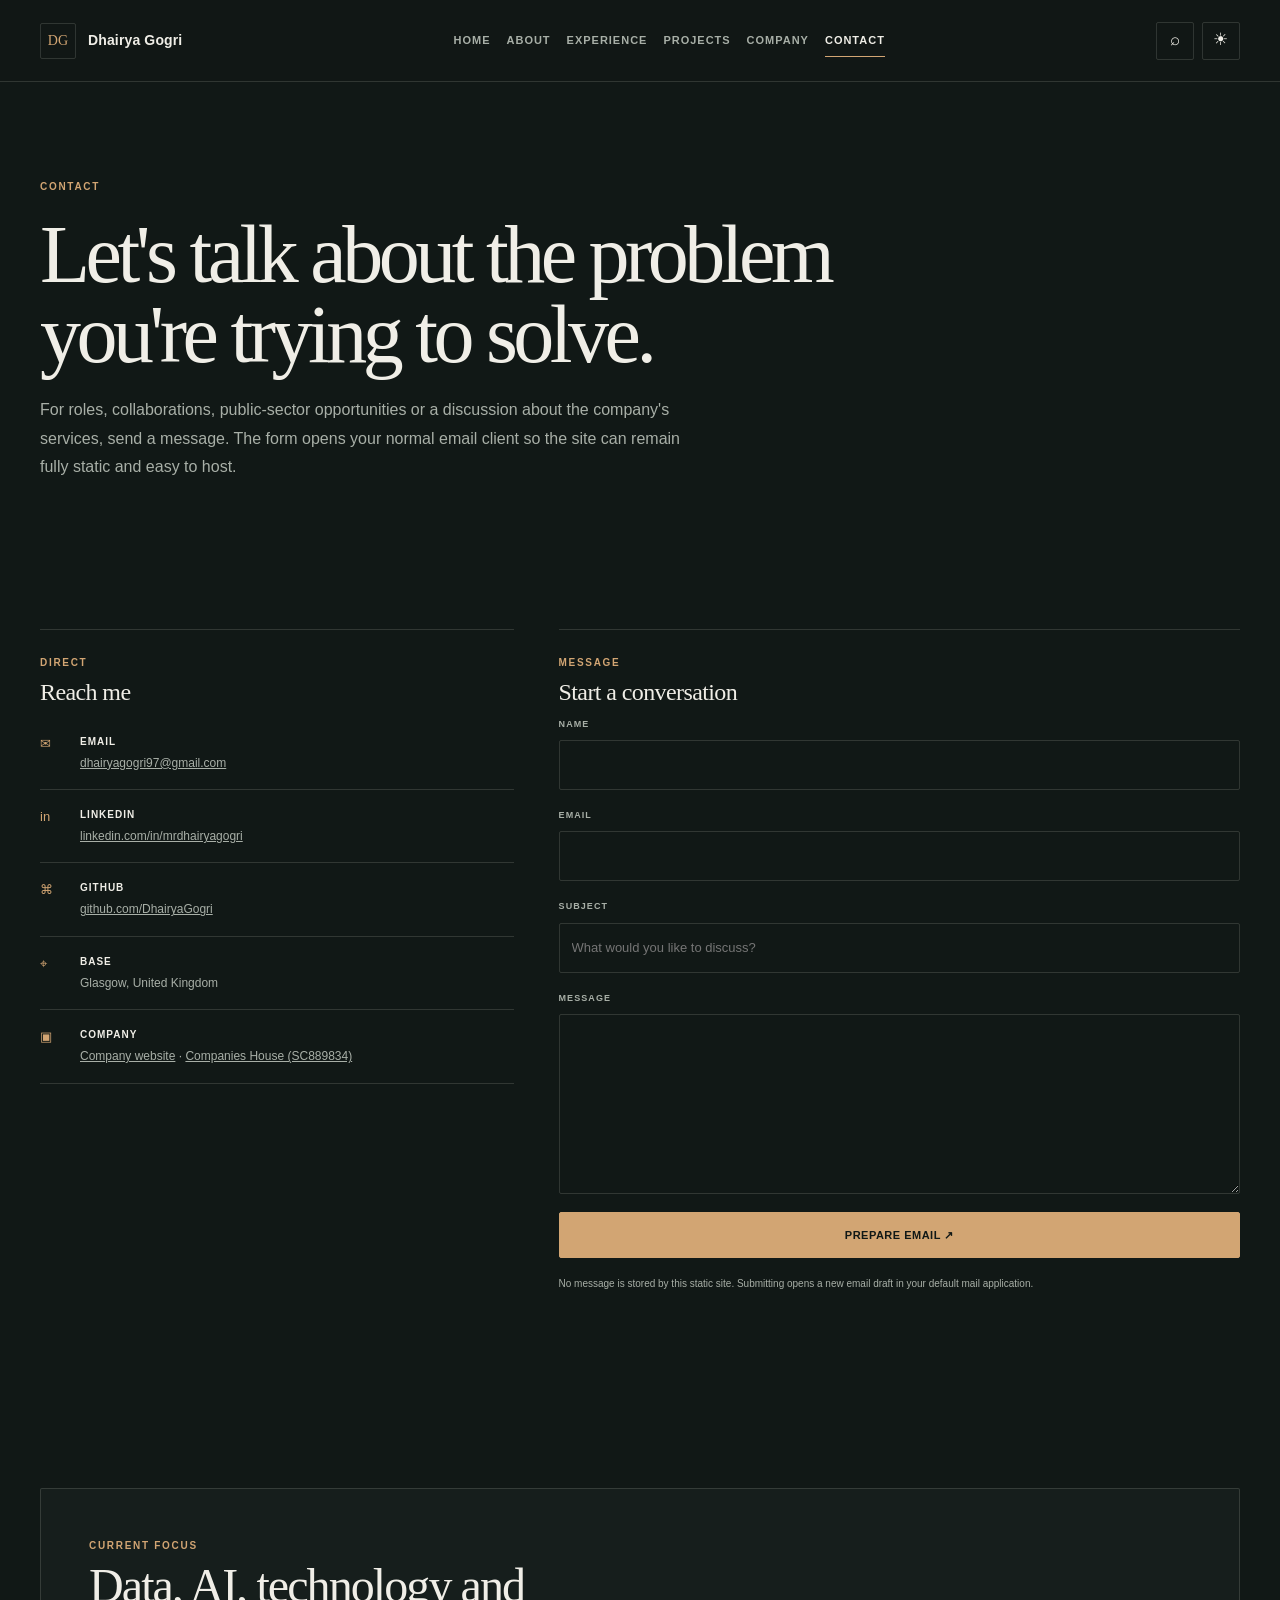
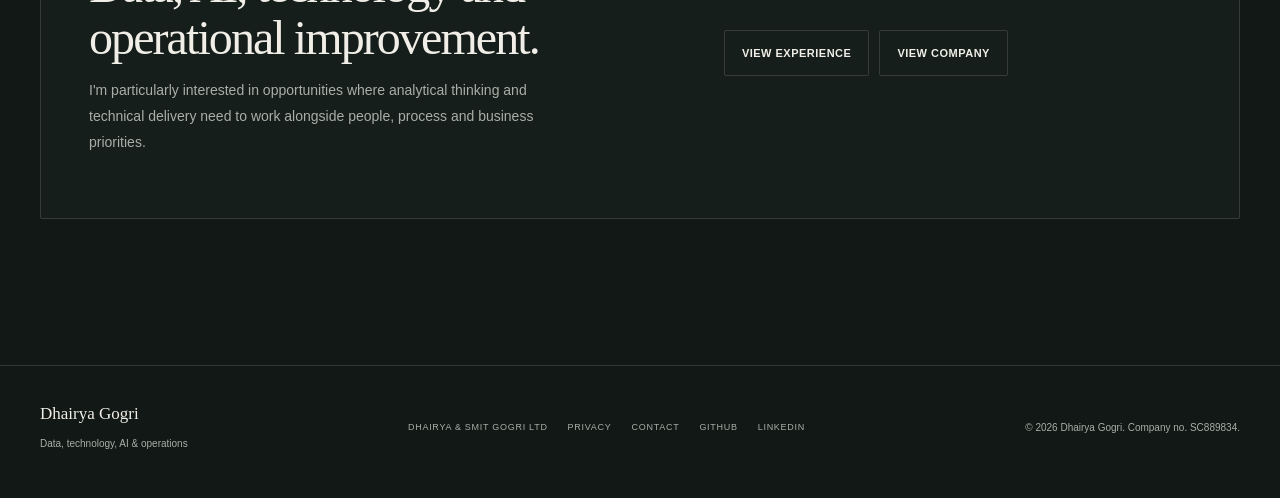
<file: contact.html>
<!doctype html>
<html lang="en">
<head>
  <meta charset="utf-8">
  <meta name="viewport" content="width=device-width,initial-scale=1">
  <meta name="description" content="Dhairya Gogri — data, technology, AI and operations professional based in Glasgow.">
  <meta name="theme-color" content="#071018">
  <title>Contact · Dhairya Gogri</title>
  <link rel="icon" href="assets/favicon.svg" type="image/svg+xml">
  <link rel="stylesheet" href="css/styles.css">
</head>
<body>
<a class="skip-link" href="#main">Skip to content</a>

<header class="navbar">
  <div class="container nav-inner">
    <a class="brand" href="index.html" aria-label="Dhairya Gogri home">
      <span class="brand-mark">DG</span><span>Dhairya Gogri</span>
    </a>
    <nav class="nav-links" aria-label="Primary navigation">
      <a href="index.html">Home</a>
      <a href="about.html">About</a>
      <a href="experience.html">Experience</a>
      <a href="projects.html">Projects</a>
      <a href="company.html">Company</a>
      <a href="contact.html">Contact</a>
    </nav>
    <div class="nav-actions">
      <button class="icon-btn" id="commandBtn" aria-label="Open site search" title="Search • Ctrl K">⌕</button>
      <button class="icon-btn" id="themeToggle" aria-label="Toggle theme">☀</button>
      <button class="menu-btn" aria-label="Open menu" aria-expanded="false">☰</button>
    </div>
  </div>
</header>

<main id="main">
<section class="page-hero">
  <div class="container reveal">
    <div class="kicker">Contact</div>
    <h1>Let's talk about the problem you're trying to solve.</h1>
    <p>For roles, collaborations, public-sector opportunities or a discussion about the company's services, send a message. The form opens your normal email client so the site can remain fully static and easy to host.</p>
  </div>
</section>

<section class="section">
  <div class="container contact-grid">
    <article class="card reveal">
      <div class="kicker">Direct</div>
      <h3>Reach me</h3>
      <div class="contact-item"><div>✉</div><div><b>Email</b><span><a href="mailto:dhairyagogri97@gmail.com">dhairyagogri97@gmail.com</a></span></div></div>
      <div class="contact-item"><div>in</div><div><b>LinkedIn</b><span><a href="https://www.linkedin.com/in/mrdhairyagogri/" target="_blank" rel="noreferrer">linkedin.com/in/mrdhairyagogri</a></span></div></div>
      <div class="contact-item"><div>⌘</div><div><b>GitHub</b><span><a href="https://github.com/DhairyaGogri" target="_blank" rel="noreferrer">github.com/DhairyaGogri</a></span></div></div>
      <div class="contact-item"><div>⌖</div><div><b>Base</b><span>Glasgow, United Kingdom</span></div></div>
      <div class="contact-item"><div>▣</div><div><b>Company</b><span><a href="https://dhairyagogri.github.io/mycompany/index.html" target="_blank" rel="noreferrer">Company website</a> · <a href="https://find-and-update.company-information.service.gov.uk/company/SC889834" target="_blank" rel="noreferrer">Companies House (SC889834)</a></span></div></div>
    </article>

    <article class="card form-card reveal">
      <div class="kicker">Message</div>
      <h3>Start a conversation</h3>
      <form id="contactForm">
        <div class="field"><label for="name">Name</label><input id="name" name="name" autocomplete="name" required></div>
        <div class="field"><label for="email">Email</label><input id="email" name="email" type="email" autocomplete="email" required></div>
        <div class="field"><label for="subject">Subject</label><input id="subject" name="subject" placeholder="What would you like to discuss?"></div>
        <div class="field"><label for="message">Message</label><textarea id="message" name="message" required></textarea></div>
        <button class="btn btn-primary" type="submit">Prepare email ↗</button>
        <div class="form-note">No message is stored by this static site. Submitting opens a new email draft in your default mail application.</div>
      </form>
    </article>
  </div>
</section>

<section class="section">
  <div class="container feature-panel reveal">
    <div class="feature-grid">
      <div>
        <div class="kicker">Current focus</div>
        <h3>Data, AI, technology and operational improvement.</h3>
        <p>I'm particularly interested in opportunities where analytical thinking and technical delivery need to work alongside people, process and business priorities.</p>
      </div>
      <div class="cta-row" style="margin-top:0">
        <a class="btn btn-secondary" href="experience.html">View experience</a>
        <a class="btn btn-secondary" href="company.html">View company</a>
      </div>
    </div>
  </div>
</section>
</main>

<footer class="footer">
  <div class="container footer-grid">
    <div>
      <strong>Dhairya Gogri</strong><br>
      <small>Data, technology, AI &amp; operations</small>
    </div>
    <div class="footer-links">
      <a href="company.html">DHAIRYA &amp; SMIT GOGRI LTD</a>
      <a href="privacy.html">Privacy</a>
      <a href="contact.html">Contact</a>
      <a href="https://github.com/DhairyaGogri" target="_blank" rel="noreferrer">GitHub</a>
      <a href="https://www.linkedin.com/in/mrdhairyagogri/" target="_blank" rel="noreferrer">LinkedIn</a>
    </div>
    <small>&copy; <span id="year"></span> Dhairya Gogri. Company no. SC889834.</small>
  </div>
</footer>


<div class="command" id="command" role="dialog" aria-modal="true" aria-label="Site search">
  <div class="command-box">
    <div class="command-input">
      <input id="commandInput" type="search" placeholder="Jump to a page…" aria-label="Jump to a page">
    </div>
    <div class="command-list">
      <a class="command-item" href="index.html"><span>Home</span><span class="kbd">01</span></a>
      <a class="command-item" href="about.html"><span>About</span><span class="kbd">02</span></a>
      <a class="command-item" href="experience.html"><span>Experience</span><span class="kbd">03</span></a>
      <a class="command-item" href="projects.html"><span>Projects</span><span class="kbd">04</span></a>
      <a class="command-item" href="company.html"><span>Company</span><span class="kbd">05</span></a>
      <a class="command-item" href="contact.html"><span>Contact</span><span class="kbd">06</span></a>
      <a class="command-item" href="https://github.com/DhairyaGogri" target="_blank" rel="noreferrer"><span>GitHub</span><span>↗</span></a>
      <a class="command-item" href="https://www.linkedin.com/in/mrdhairyagogri/" target="_blank" rel="noreferrer"><span>LinkedIn</span><span>↗</span></a>
    </div>
  </div>
</div>
<div class="toast" id="toast"></div>

<script>document.getElementById('year').textContent = new Date().getFullYear()</script>
<script src="js/site.js"></script>
</body>
</html>
</file>
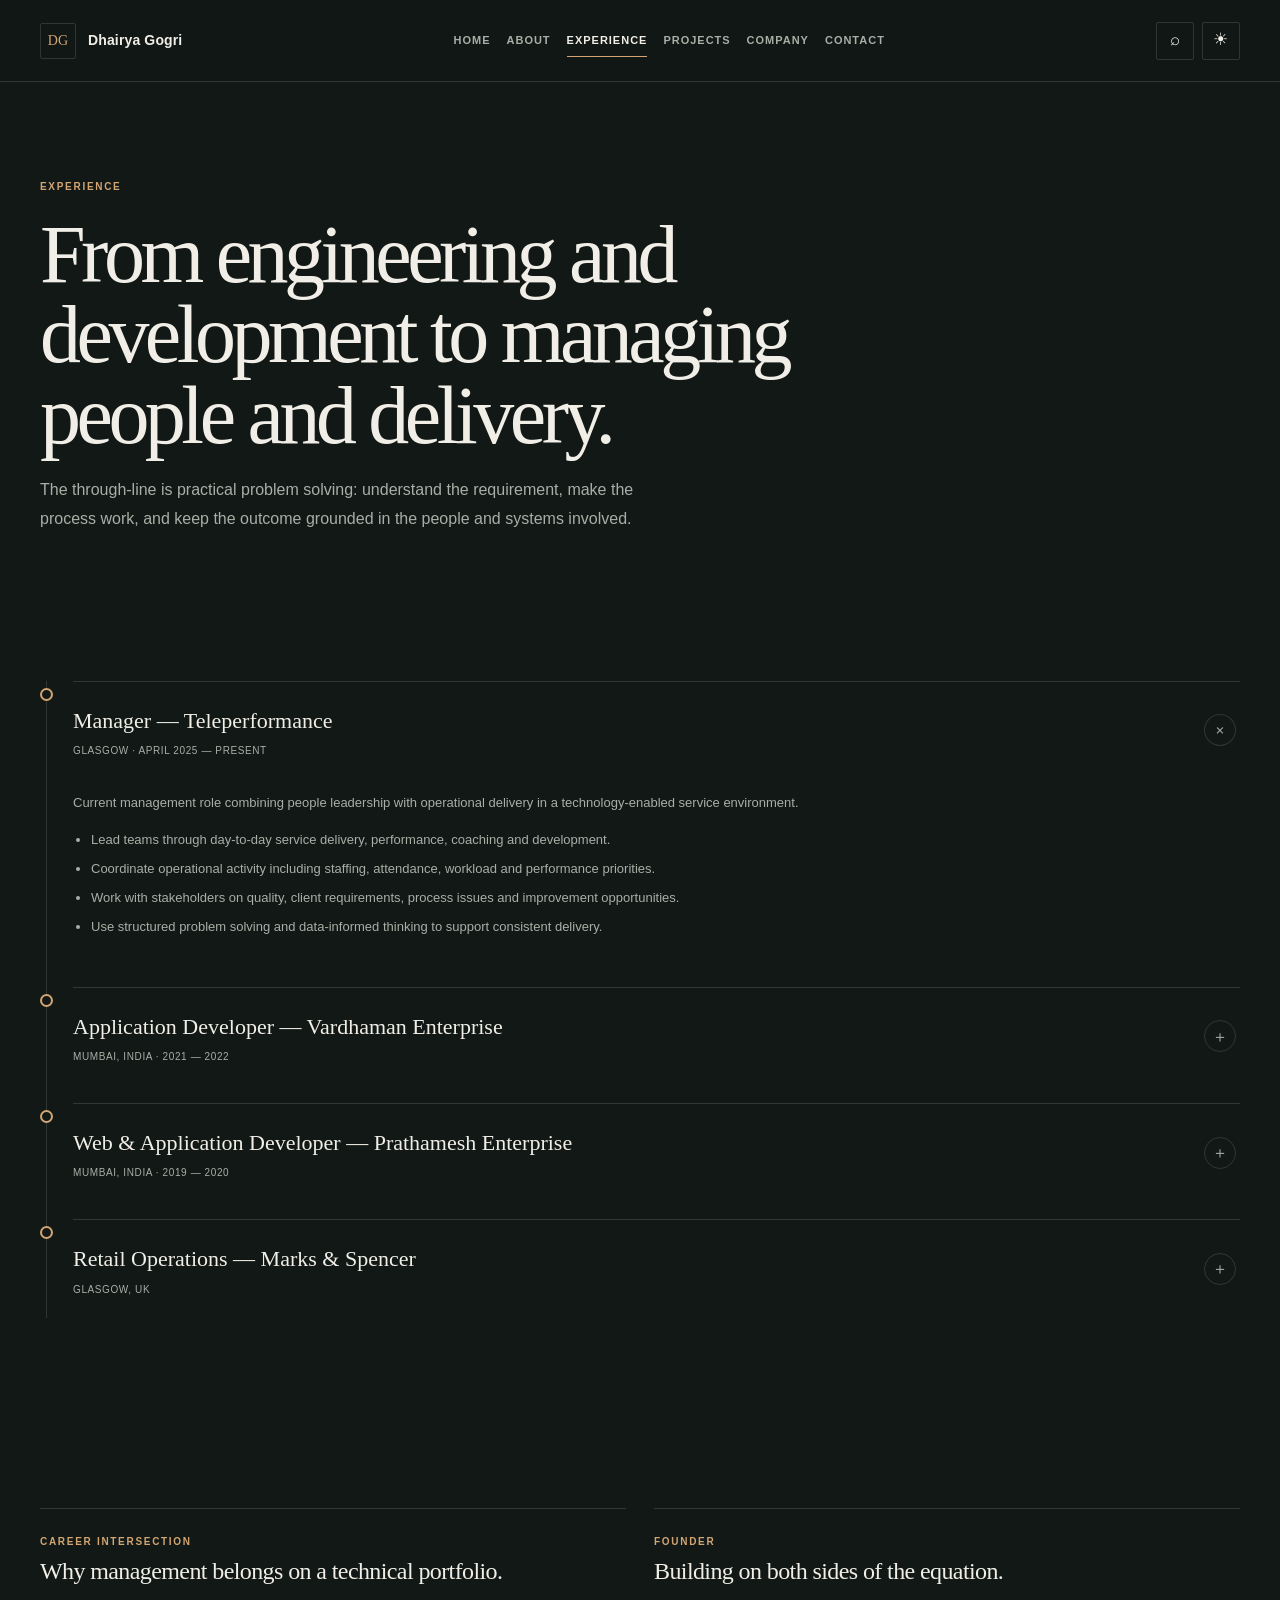
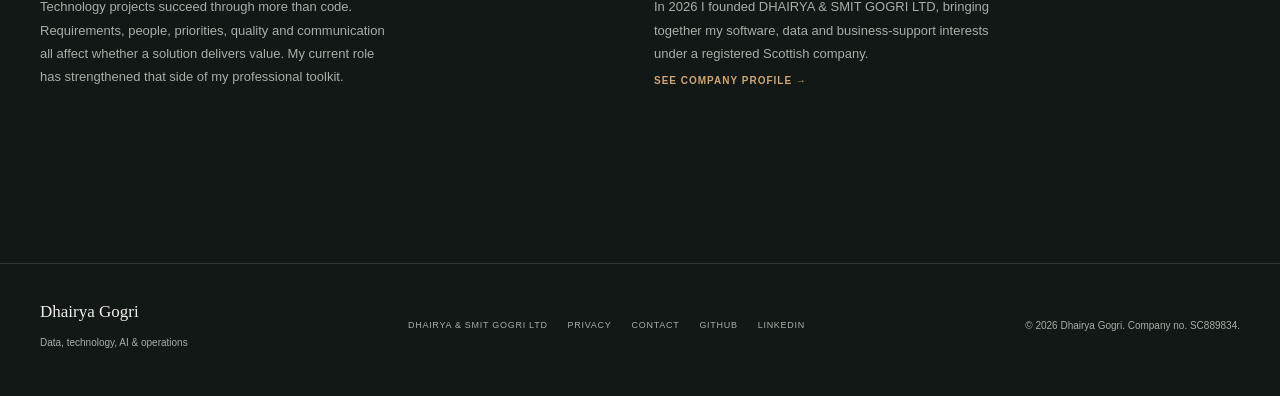
<file: experience.html>
<!doctype html>
<html lang="en">
<head>
  <meta charset="utf-8">
  <meta name="viewport" content="width=device-width,initial-scale=1">
  <meta name="description" content="Dhairya Gogri — data, technology, AI and operations professional based in Glasgow.">
  <meta name="theme-color" content="#071018">
  <title>Experience · Dhairya Gogri</title>
  <link rel="icon" href="assets/favicon.svg" type="image/svg+xml">
  <link rel="stylesheet" href="css/styles.css">
</head>
<body>
<a class="skip-link" href="#main">Skip to content</a>

<header class="navbar">
  <div class="container nav-inner">
    <a class="brand" href="index.html" aria-label="Dhairya Gogri home">
      <span class="brand-mark">DG</span><span>Dhairya Gogri</span>
    </a>
    <nav class="nav-links" aria-label="Primary navigation">
      <a href="index.html">Home</a>
      <a href="about.html">About</a>
      <a href="experience.html">Experience</a>
      <a href="projects.html">Projects</a>
      <a href="company.html">Company</a>
      <a href="contact.html">Contact</a>
    </nav>
    <div class="nav-actions">
      <button class="icon-btn" id="commandBtn" aria-label="Open site search" title="Search • Ctrl K">⌕</button>
      <button class="icon-btn" id="themeToggle" aria-label="Toggle theme">☀</button>
      <button class="menu-btn" aria-label="Open menu" aria-expanded="false">☰</button>
    </div>
  </div>
</header>

<main id="main">
<section class="page-hero">
  <div class="container reveal">
    <div class="kicker">Experience</div>
    <h1>From engineering and development to managing people and delivery.</h1>
    <p>The through-line is practical problem solving: understand the requirement, make the process work, and keep the outcome grounded in the people and systems involved.</p>
  </div>
</section>

<section class="section">
  <div class="container">
    <div class="timeline">
      <div class="timeline-item reveal">
        <span class="timeline-dot"></span>
        <article class="timeline-card open">
          <div class="timeline-summary" role="button" tabindex="0" aria-expanded="true">
            <div><h3>Manager — Teleperformance</h3><div class="meta">Glasgow · April 2025 — Present</div></div>
            <button class="timeline-toggle" aria-label="Toggle details">＋</button>
          </div>
          <div class="timeline-body">
            <p>Current management role combining people leadership with operational delivery in a technology-enabled service environment.</p>
            <ul class="bullets">
              <li>Lead teams through day-to-day service delivery, performance, coaching and development.</li>
              <li>Coordinate operational activity including staffing, attendance, workload and performance priorities.</li>
              <li>Work with stakeholders on quality, client requirements, process issues and improvement opportunities.</li>
              <li>Use structured problem solving and data-informed thinking to support consistent delivery.</li>
            </ul>
          </div>
        </article>
      </div>

      <div class="timeline-item reveal">
        <span class="timeline-dot"></span>
        <article class="timeline-card">
          <div class="timeline-summary" role="button" tabindex="0" aria-expanded="false">
            <div><h3>Application Developer — Vardhaman Enterprise</h3><div class="meta">Mumbai, India · 2021 — 2022</div></div>
            <button class="timeline-toggle" aria-label="Toggle details">＋</button>
          </div>
          <div class="timeline-body">
            <ul class="bullets">
              <li>Developed and maintained mobile applications using Java and Kotlin.</li>
              <li>Integrated Google Maps API and Firebase cloud messaging.</li>
              <li>Worked with cross-functional stakeholders to translate requirements into application functionality.</li>
              <li>Managed client interactions and delivery targets.</li>
            </ul>
          </div>
        </article>
      </div>

      <div class="timeline-item reveal">
        <span class="timeline-dot"></span>
        <article class="timeline-card">
          <div class="timeline-summary" role="button" tabindex="0" aria-expanded="false">
            <div><h3>Web &amp; Application Developer — Prathamesh Enterprise</h3><div class="meta">Mumbai, India · 2019 — 2020</div></div>
            <button class="timeline-toggle" aria-label="Toggle details">＋</button>
          </div>
          <div class="timeline-body">
            <ul class="bullets">
              <li>Developed and maintained web and application solutions.</li>
              <li>Diagnosed performance and interface issues and implemented improvements.</li>
              <li>Improved site performance and reported a 10% reduction in downtime.</li>
            </ul>
          </div>
        </article>
      </div>

      <div class="timeline-item reveal">
        <span class="timeline-dot"></span>
        <article class="timeline-card">
          <div class="timeline-summary" role="button" tabindex="0" aria-expanded="false">
            <div><h3>Retail Operations — Marks &amp; Spencer</h3><div class="meta">Glasgow, UK</div></div>
            <button class="timeline-toggle" aria-label="Toggle details">＋</button>
          </div>
          <div class="timeline-body">
            <ul class="bullets">
              <li>Worked collaboratively across front-of-house, barista and kitchen operations.</li>
              <li>Handled busy periods while maintaining attention to customer experience and service standards.</li>
              <li>Built communication, teamwork and pressure-management skills that now complement my technical and leadership experience.</li>
            </ul>
          </div>
        </article>
      </div>
    </div>
  </div>
</section>

<section class="section">
  <div class="container grid-2">
    <article class="card reveal">
      <div class="kicker">Career intersection</div>
      <h3>Why management belongs on a technical portfolio.</h3>
      <p>Technology projects succeed through more than code. Requirements, people, priorities, quality and communication all affect whether a solution delivers value. My current role has strengthened that side of my professional toolkit.</p>
    </article>
    <article class="card reveal">
      <div class="kicker">Founder</div>
      <h3>Building on both sides of the equation.</h3>
      <p>In 2026 I founded DHAIRYA &amp; SMIT GOGRI LTD, bringing together my software, data and business-support interests under a registered Scottish company.</p>
      <a class="mini-link" href="company.html">See company profile →</a>
    </article>
  </div>
</section>
</main>

<footer class="footer">
  <div class="container footer-grid">
    <div>
      <strong>Dhairya Gogri</strong><br>
      <small>Data, technology, AI &amp; operations</small>
    </div>
    <div class="footer-links">
      <a href="company.html">DHAIRYA &amp; SMIT GOGRI LTD</a>
      <a href="privacy.html">Privacy</a>
      <a href="contact.html">Contact</a>
      <a href="https://github.com/DhairyaGogri" target="_blank" rel="noreferrer">GitHub</a>
      <a href="https://www.linkedin.com/in/mrdhairyagogri/" target="_blank" rel="noreferrer">LinkedIn</a>
    </div>
    <small>&copy; <span id="year"></span> Dhairya Gogri. Company no. SC889834.</small>
  </div>
</footer>


<div class="command" id="command" role="dialog" aria-modal="true" aria-label="Site search">
  <div class="command-box">
    <div class="command-input">
      <input id="commandInput" type="search" placeholder="Jump to a page…" aria-label="Jump to a page">
    </div>
    <div class="command-list">
      <a class="command-item" href="index.html"><span>Home</span><span class="kbd">01</span></a>
      <a class="command-item" href="about.html"><span>About</span><span class="kbd">02</span></a>
      <a class="command-item" href="experience.html"><span>Experience</span><span class="kbd">03</span></a>
      <a class="command-item" href="projects.html"><span>Projects</span><span class="kbd">04</span></a>
      <a class="command-item" href="company.html"><span>Company</span><span class="kbd">05</span></a>
      <a class="command-item" href="contact.html"><span>Contact</span><span class="kbd">06</span></a>
      <a class="command-item" href="https://github.com/DhairyaGogri" target="_blank" rel="noreferrer"><span>GitHub</span><span>↗</span></a>
      <a class="command-item" href="https://www.linkedin.com/in/mrdhairyagogri/" target="_blank" rel="noreferrer"><span>LinkedIn</span><span>↗</span></a>
    </div>
  </div>
</div>
<div class="toast" id="toast"></div>

<script>document.getElementById('year').textContent = new Date().getFullYear()</script>
<script src="js/site.js"></script>
</body>
</html>
</file>
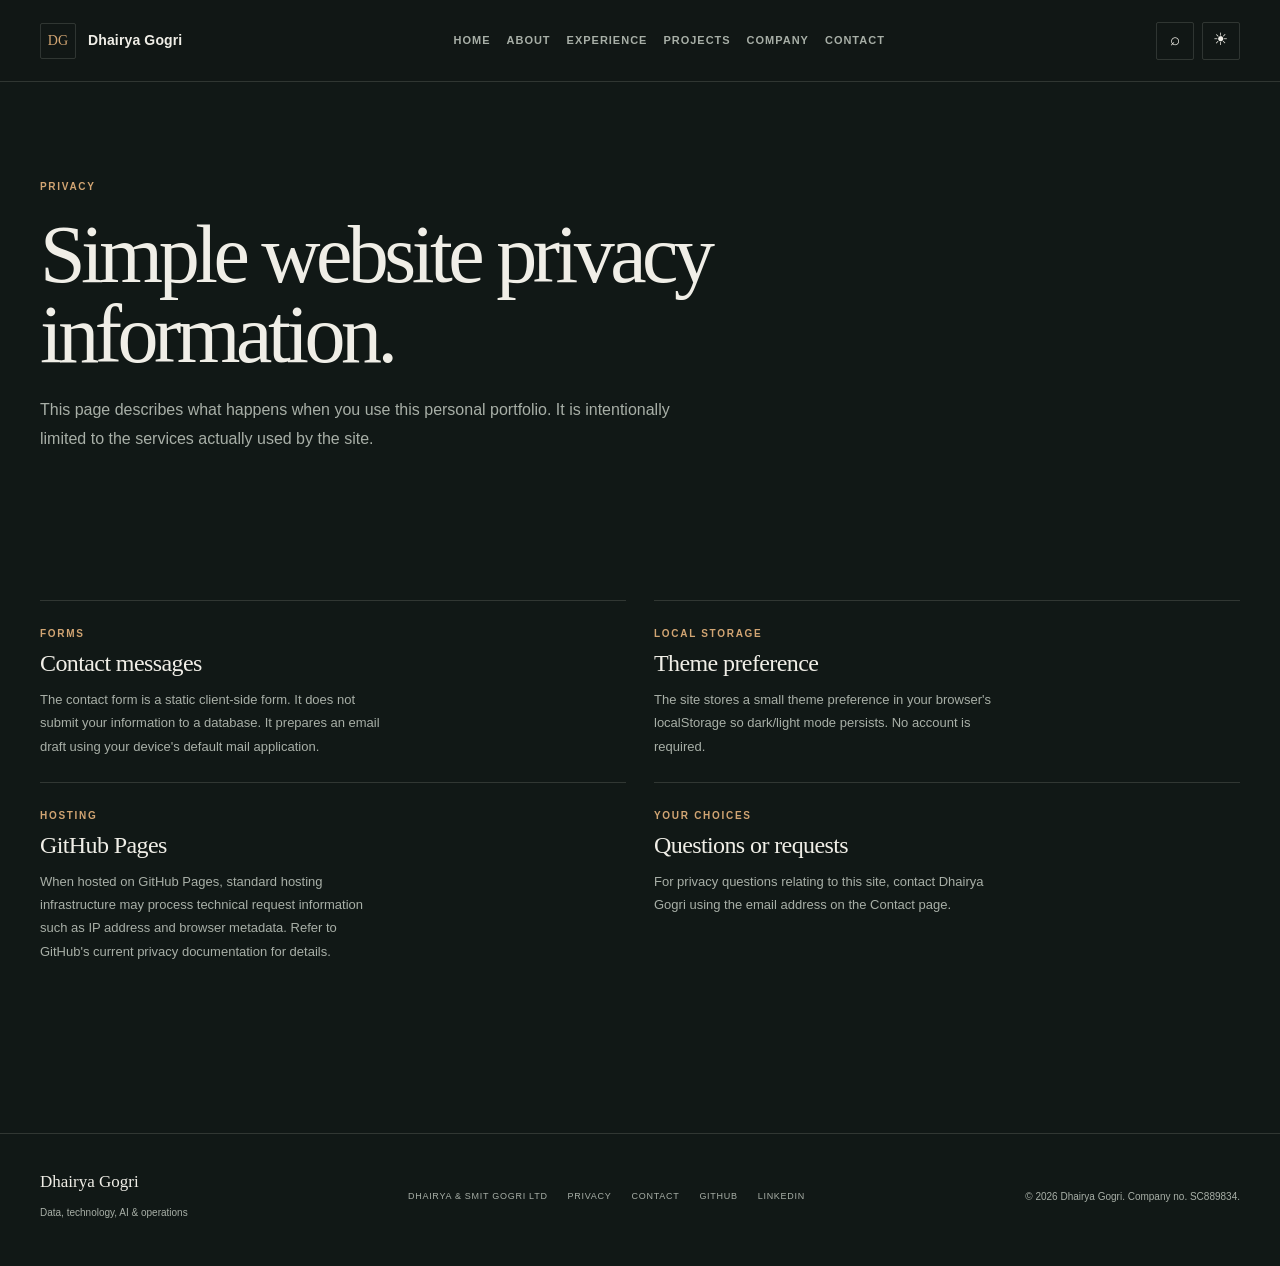
<file: privacy.html>
<!doctype html>
<html lang="en">
<head>
  <meta charset="utf-8">
  <meta name="viewport" content="width=device-width,initial-scale=1">
  <meta name="description" content="Privacy information for Dhairya Gogri's personal portfolio website.">
  <meta name="theme-color" content="#071018">
  <title>Privacy · Dhairya Gogri</title>
  <link rel="icon" href="assets/favicon.svg" type="image/svg+xml">
  <link rel="stylesheet" href="css/styles.css">
</head>
<body>
<a class="skip-link" href="#main">Skip to content</a>

<header class="navbar">
  <div class="container nav-inner">
    <a class="brand" href="index.html" aria-label="Dhairya Gogri home">
      <span class="brand-mark">DG</span><span>Dhairya Gogri</span>
    </a>
    <nav class="nav-links" aria-label="Primary navigation">
      <a href="index.html">Home</a>
      <a href="about.html">About</a>
      <a href="experience.html">Experience</a>
      <a href="projects.html">Projects</a>
      <a href="company.html">Company</a>
      <a href="contact.html">Contact</a>
    </nav>
    <div class="nav-actions">
      <button class="icon-btn" id="commandBtn" aria-label="Open site search" title="Search • Ctrl K">⌕</button>
      <button class="icon-btn" id="themeToggle" aria-label="Toggle theme">☀</button>
      <button class="menu-btn" aria-label="Open menu" aria-expanded="false">☰</button>
    </div>
  </div>
</header>

<main id="main">
<section class="page-hero">
  <div class="container reveal">
    <div class="kicker">Privacy</div>
    <h1>Simple website privacy information.</h1>
    <p>This page describes what happens when you use this personal portfolio. It is intentionally limited to the services actually used by the site.</p>
  </div>
</section>

<section class="section">
  <div class="container grid-2">
    <article class="card reveal"><div class="kicker">Forms</div><h3>Contact messages</h3><p>The contact form is a static client-side form. It does not submit your information to a database. It prepares an email draft using your device's default mail application.</p></article>
    <article class="card reveal"><div class="kicker">Local storage</div><h3>Theme preference</h3><p>The site stores a small theme preference in your browser's localStorage so dark/light mode persists. No account is required.</p></article>
    <article class="card reveal"><div class="kicker">Hosting</div><h3>GitHub Pages</h3><p>When hosted on GitHub Pages, standard hosting infrastructure may process technical request information such as IP address and browser metadata. Refer to GitHub's current privacy documentation for details.</p></article>
    <article class="card reveal"><div class="kicker">Your choices</div><h3>Questions or requests</h3><p>For privacy questions relating to this site, contact Dhairya Gogri using the email address on the Contact page.</p></article>
  </div>
</section>
</main>

<footer class="footer">
  <div class="container footer-grid">
    <div>
      <strong>Dhairya Gogri</strong><br>
      <small>Data, technology, AI &amp; operations</small>
    </div>
    <div class="footer-links">
      <a href="company.html">DHAIRYA &amp; SMIT GOGRI LTD</a>
      <a href="privacy.html">Privacy</a>
      <a href="contact.html">Contact</a>
      <a href="https://github.com/DhairyaGogri" target="_blank" rel="noreferrer">GitHub</a>
      <a href="https://www.linkedin.com/in/mrdhairyagogri/" target="_blank" rel="noreferrer">LinkedIn</a>
    </div>
    <small>&copy; <span id="year"></span> Dhairya Gogri. Company no. SC889834.</small>
  </div>
</footer>


<div class="command" id="command" role="dialog" aria-modal="true" aria-label="Site search">
  <div class="command-box">
    <div class="command-input">
      <input id="commandInput" type="search" placeholder="Jump to a page…" aria-label="Jump to a page">
    </div>
    <div class="command-list">
      <a class="command-item" href="index.html"><span>Home</span><span class="kbd">01</span></a>
      <a class="command-item" href="about.html"><span>About</span><span class="kbd">02</span></a>
      <a class="command-item" href="experience.html"><span>Experience</span><span class="kbd">03</span></a>
      <a class="command-item" href="projects.html"><span>Projects</span><span class="kbd">04</span></a>
      <a class="command-item" href="company.html"><span>Company</span><span class="kbd">05</span></a>
      <a class="command-item" href="contact.html"><span>Contact</span><span class="kbd">06</span></a>
      <a class="command-item" href="https://github.com/DhairyaGogri" target="_blank" rel="noreferrer"><span>GitHub</span><span>↗</span></a>
      <a class="command-item" href="https://www.linkedin.com/in/mrdhairyagogri/" target="_blank" rel="noreferrer"><span>LinkedIn</span><span>↗</span></a>
    </div>
  </div>
</div>
<div class="toast" id="toast"></div>

<script>document.getElementById('year').textContent = new Date().getFullYear()</script>
<script src="js/site.js"></script>
</body>
</html>
</file>
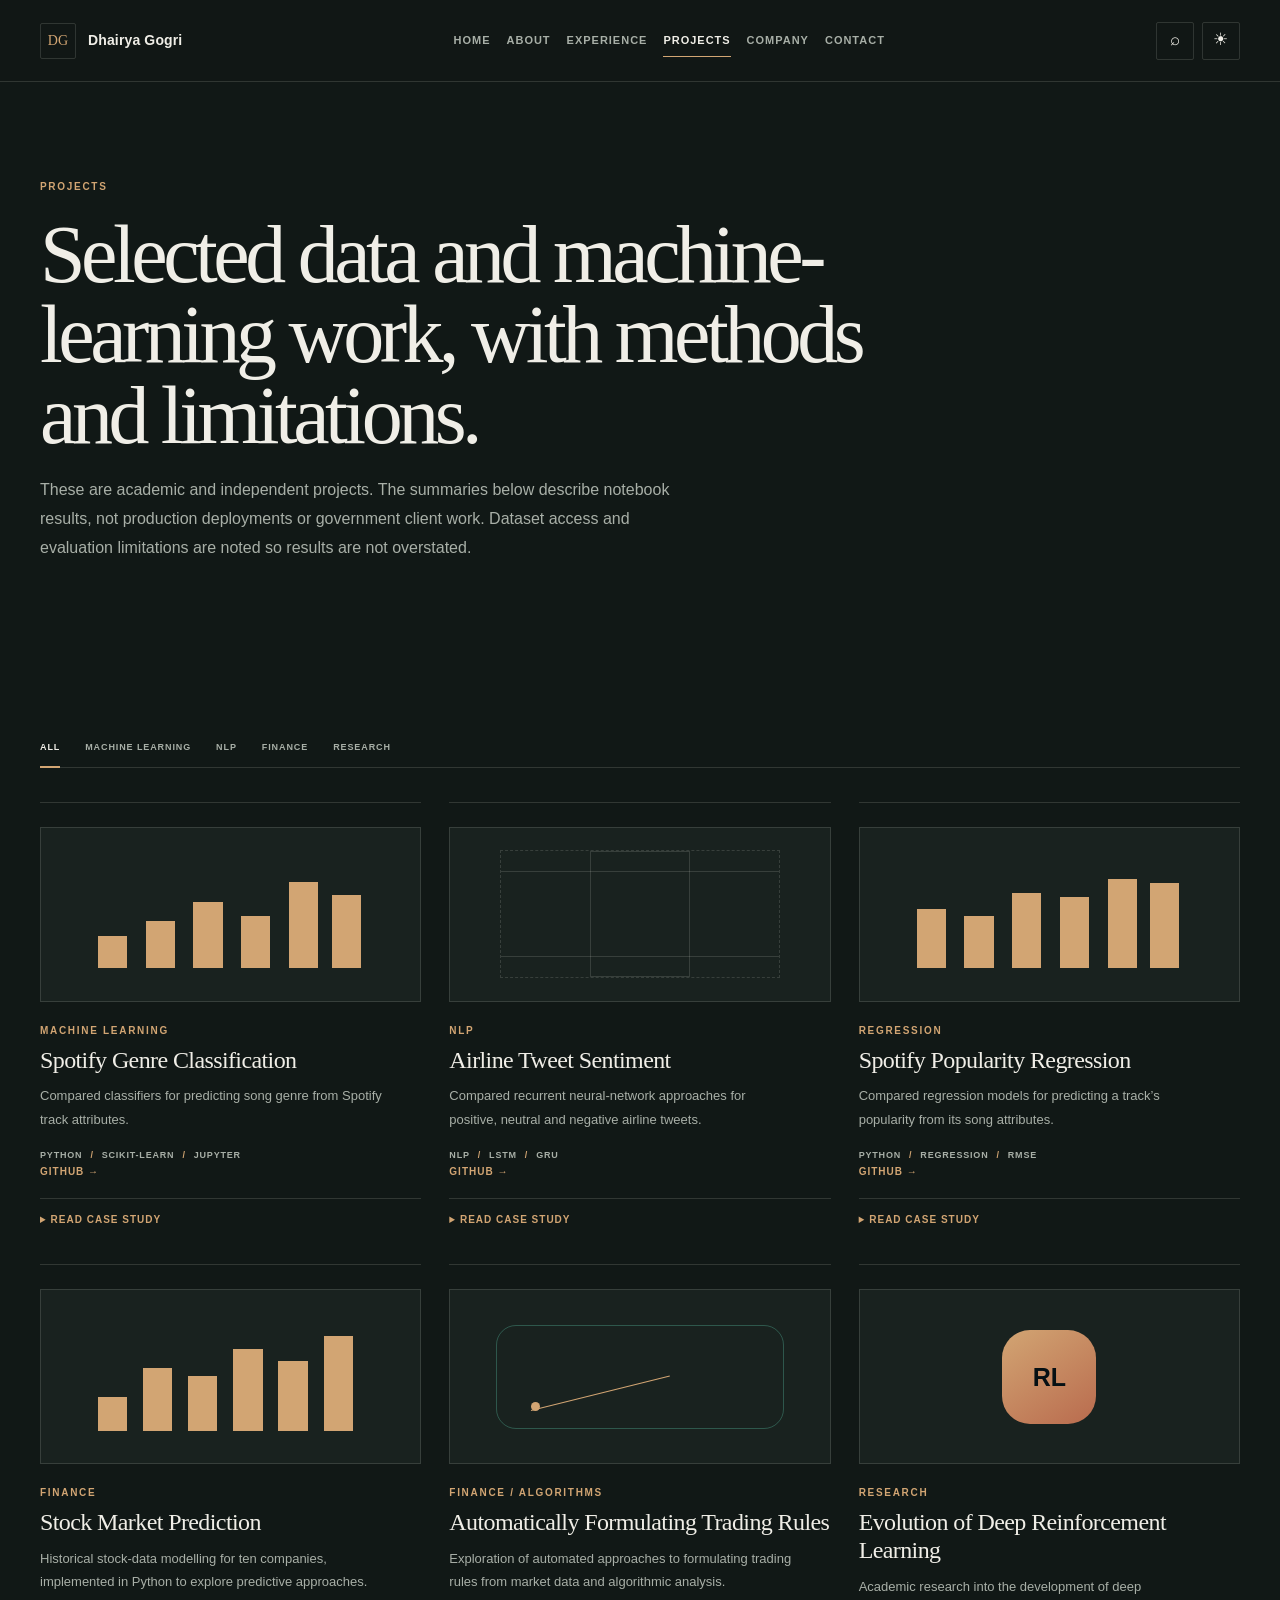
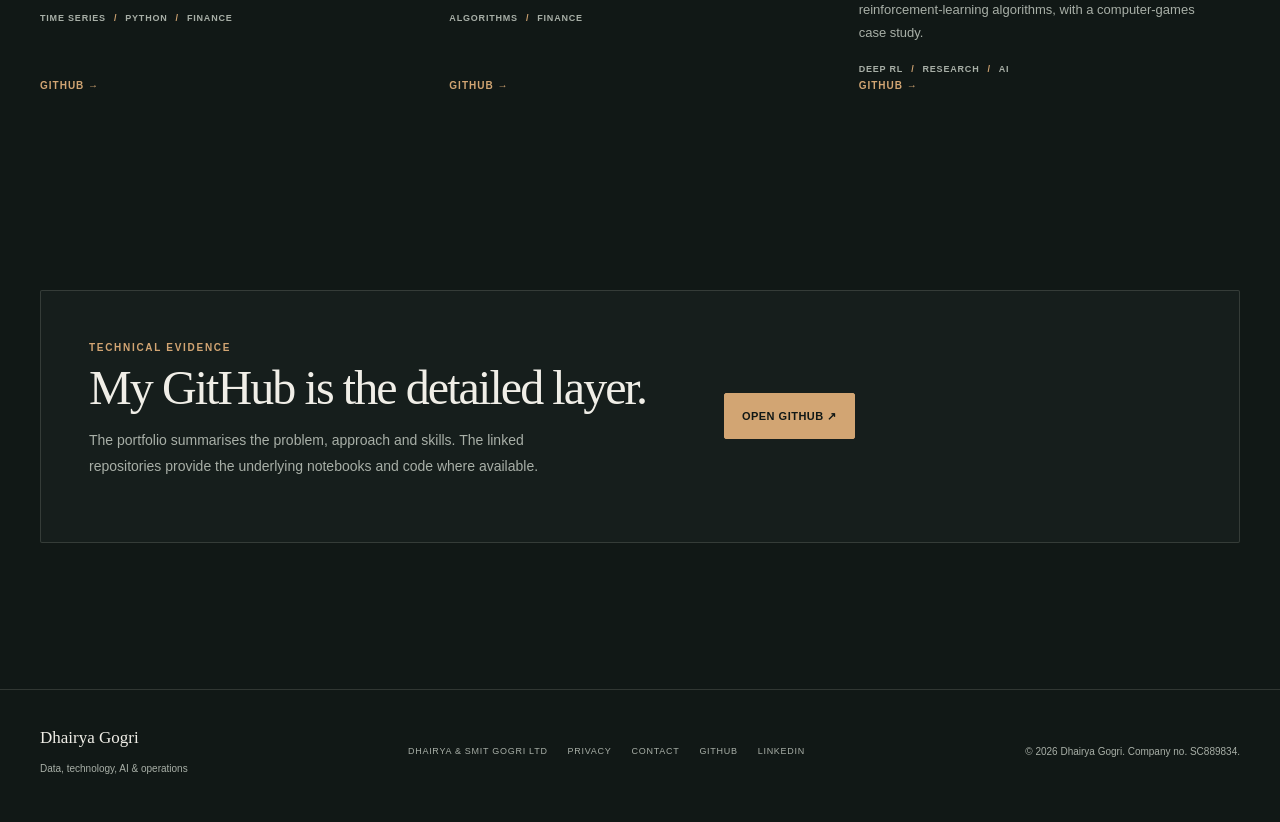
<file: projects.html>
<!doctype html>
<html lang="en">
<head>
  <meta charset="utf-8">
  <meta name="viewport" content="width=device-width,initial-scale=1">
  <meta name="description" content="Dhairya Gogri — data, technology, AI and operations professional based in Glasgow.">
  <meta name="theme-color" content="#071018">
  <title>Projects · Dhairya Gogri</title>
  <link rel="icon" href="assets/favicon.svg" type="image/svg+xml">
  <link rel="stylesheet" href="css/styles.css">
</head>
<body>
<a class="skip-link" href="#main">Skip to content</a>

<header class="navbar">
  <div class="container nav-inner">
    <a class="brand" href="index.html" aria-label="Dhairya Gogri home">
      <span class="brand-mark">DG</span><span>Dhairya Gogri</span>
    </a>
    <nav class="nav-links" aria-label="Primary navigation">
      <a href="index.html">Home</a>
      <a href="about.html">About</a>
      <a href="experience.html">Experience</a>
      <a href="projects.html">Projects</a>
      <a href="company.html">Company</a>
      <a href="contact.html">Contact</a>
    </nav>
    <div class="nav-actions">
      <button class="icon-btn" id="commandBtn" aria-label="Open site search" title="Search • Ctrl K">⌕</button>
      <button class="icon-btn" id="themeToggle" aria-label="Toggle theme">☀</button>
      <button class="menu-btn" aria-label="Open menu" aria-expanded="false">☰</button>
    </div>
  </div>
</header>

<main id="main">
<section class="page-hero">
  <div class="container reveal">
    <div class="kicker">Projects</div>
    <h1>Selected data and machine-learning work, with methods and limitations.</h1>
    <p>These are academic and independent projects. The summaries below describe notebook results, not production deployments or government client work. Dataset access and evaluation limitations are noted so results are not overstated.</p>
  </div>
</section>

<section class="section">
  <div class="container">
    <div class="filters" aria-label="Project filters">
      <button class="filter active" data-filter="all">All</button>
      <button class="filter" data-filter="ml">Machine learning</button>
      <button class="filter" data-filter="nlp">NLP</button>
      <button class="filter" data-filter="finance">Finance</button>
      <button class="filter" data-filter="research">Research</button>
    </div>
    <div class="grid-3">
      <article class="card project-card reveal" data-category="ml finance" id="spotify">
        <div><div class="visual"><div class="visual-chart"><span class="bar" style="left:0;height:30%"></span><span class="bar" style="left:18%;height:44%"></span><span class="bar" style="left:36%;height:61%"></span><span class="bar" style="left:54%;height:48%"></span><span class="bar" style="left:72%;height:80%"></span><span class="bar" style="left:88%;height:68%"></span></div></div><div class="kicker">Machine learning</div><h3>Spotify Genre Classification</h3><p>Compared classifiers for predicting song genre from Spotify track attributes.</p><div class="tag-row"><span class="tag">Python</span><span class="tag">scikit-learn</span><span class="tag">Jupyter</span></div></div>
        <a class="mini-link" href="https://github.com/DhairyaGogri/SpotifyClassification" target="_blank" rel="noreferrer">GitHub →</a>
        <details class="case-study">
          <summary>Read case study</summary>
          <div class="case-study-body">
            <h4>Question</h4>
            <p>Can song attributes help classify a track’s genre?</p>
            <h4>Approach</h4>
            <p>The notebook compares scaled Logistic Regression, Decision Tree, Random Forest and hard-voting classifiers using a 20% random holdout.</p>
            <h4>Notebook-reported results</h4>
            <ul class="bullets">
              <li>Logistic Regression and hard voting: 43.96% holdout accuracy.</li>
              <li>Decision Tree: 42.86%; Random Forest: 41.76%.</li>
              <li>A separate Kaggle score of 0.375 is reported; it is not directly comparable to holdout accuracy.</li>
            </ul>
            <p class="case-study-caveat"><strong>Validation note:</strong> The repository README describes popularity prediction, while the notebook performs genre classification. The source CSVs are not included, so these results have not been independently reproduced.</p>
          </div>
        </details>
      </article>

      <article class="card project-card reveal" data-category="nlp" id="sentiment">
        <div><div class="visual"><div class="visual-grid"></div></div><div class="kicker">NLP</div><h3>Airline Tweet Sentiment</h3><p>Compared recurrent neural-network approaches for positive, neutral and negative airline tweets.</p><div class="tag-row"><span class="tag">NLP</span><span class="tag">LSTM</span><span class="tag">GRU</span></div></div>
        <a class="mini-link" href="https://github.com/DhairyaGogri/SentimentAnalysis" target="_blank" rel="noreferrer">GitHub →</a>
        <details class="case-study">
          <summary>Read case study</summary>
          <div class="case-study-body">
            <h4>Question</h4>
            <p>How well can recurrent models classify airline tweets as positive, neutral or negative?</p>
            <h4>Approach</h4>
            <p>The notebook explores cleaned and uncleaned text with LSTM and self-attention variants, alongside GRU, RNN and transfer-learning experiments.</p>
            <h4>Notebook-reported results</h4>
            <p>Selected LSTM/attention runs report 77.49–79.64% test accuracy on an 80/20 split; a GRU section reports 80.70%.</p>
            <p class="case-study-caveat"><strong>Validation note:</strong> A later RNN section reports 10% accuracy and warns that some classes receive no predictions. Results across sections are not a controlled model ranking. The Kaggle dataset is not included; reproducing the runs requires dataset access.</p>
          </div>
        </details>
      </article>

      <article class="card project-card reveal" data-category="ml finance" id="regression">
        <div><div class="visual"><div class="visual-chart"><span class="bar" style="left:0;height:55%"></span><span class="bar" style="left:18%;height:48%"></span><span class="bar" style="left:36%;height:70%"></span><span class="bar" style="left:54%;height:66%"></span><span class="bar" style="left:72%;height:83%"></span><span class="bar" style="left:88%;height:79%"></span></div></div><div class="kicker">Regression</div><h3>Spotify Popularity Regression</h3><p>Compared regression models for predicting a track’s popularity from its song attributes.</p><div class="tag-row"><span class="tag">Python</span><span class="tag">Regression</span><span class="tag">RMSE</span></div></div>
        <a class="mini-link" href="https://github.com/DhairyaGogri/RegressionSpotify" target="_blank" rel="noreferrer">GitHub →</a>
        <details class="case-study">
          <summary>Read case study</summary>
          <div class="case-study-body">
            <h4>Question</h4>
            <p>How accurately can track popularity be estimated from Spotify song attributes?</p>
            <h4>Approach</h4>
            <p>The notebook compares Linear Regression, Decision Tree, Random Forest and Gradient Boosting, reporting root mean squared error (RMSE).</p>
            <h4>Notebook-reported results</h4>
            <ul class="bullets">
              <li>Linear Regression: RMSE 9.7084.</li>
              <li>Random Forest: RMSE 9.1049.</li>
              <li>Gradient Boosting: RMSE 9.0878.</li>
              <li>Decision Tree: RMSE 13.7250.</li>
            </ul>
            <p class="case-study-caveat"><strong>Validation note:</strong> The SVR implementation fits on the full dataset rather than the training split, so it is excluded from this comparison. The input CSVs are not included, so results have not been independently reproduced.</p>
          </div>
        </details>
      </article>

      <article class="card project-card reveal" data-category="ml finance" id="stocks">
        <div><div class="visual"><div class="visual-chart"><span class="bar" style="left:0;height:31%"></span><span class="bar" style="left:17%;height:58%"></span><span class="bar" style="left:34%;height:51%"></span><span class="bar" style="left:51%;height:76%"></span><span class="bar" style="left:68%;height:65%"></span><span class="bar" style="left:85%;height:88%"></span></div></div><div class="kicker">Finance</div><h3>Stock Market Prediction</h3><p>Historical stock-data modelling for ten companies, implemented in Python to explore predictive approaches.</p><div class="tag-row"><span class="tag">Time series</span><span class="tag">Python</span><span class="tag">Finance</span></div></div>
        <a class="mini-link" href="https://github.com/DhairyaGogri/StockPrediction" target="_blank" rel="noreferrer">GitHub →</a>
      </article>

      <article class="card project-card reveal" data-category="finance ml">
        <div><div class="visual"><div style="width:76%;height:60%;border:1px solid rgba(101,224,194,.28);border-radius:20px;position:relative"><span style="position:absolute;left:12%;bottom:17%;width:50%;height:1px;background:var(--accent);transform:rotate(-14deg);transform-origin:left"></span><span style="position:absolute;left:12%;bottom:17%;width:9px;height:9px;border-radius:50%;background:var(--accent)"></span></div></div><div class="kicker">Finance / algorithms</div><h3>Automatically Formulating Trading Rules</h3><p>Exploration of automated approaches to formulating trading rules from market data and algorithmic analysis.</p><div class="tag-row"><span class="tag">Algorithms</span><span class="tag">Finance</span></div></div>
        <a class="mini-link" href="https://github.com/DhairyaGogri/AutomaticallyFormulatingTradingules" target="_blank" rel="noreferrer">GitHub →</a>
      </article>

      <article class="card project-card reveal" data-category="research ml" id="rl">
        <div><div class="visual"><div style="width:94px;height:94px;border-radius:28px;background:linear-gradient(145deg,var(--accent),var(--accent-2));color:#061014;display:grid;place-items:center;font-size:25px;font-weight:900">RL</div></div><div class="kicker">Research</div><h3>Evolution of Deep Reinforcement Learning</h3><p>Academic research into the development of deep reinforcement-learning algorithms, with a computer-games case study.</p><div class="tag-row"><span class="tag">Deep RL</span><span class="tag">Research</span><span class="tag">AI</span></div></div>
        <a class="mini-link" href="https://github.com/DhairyaGogri/Evolution-of-deep-reinforcement-learning-algorithm" target="_blank" rel="noreferrer">GitHub →</a>
      </article>
    </div>
  </div>
</section>

<section class="section">
  <div class="container feature-panel reveal">
    <div class="feature-grid">
      <div>
        <div class="kicker">Technical evidence</div>
        <h3>My GitHub is the detailed layer.</h3>
        <p>The portfolio summarises the problem, approach and skills. The linked repositories provide the underlying notebooks and code where available.</p>
      </div>
      <div class="cta-row" style="margin-top:0"><a class="btn btn-primary" href="https://github.com/DhairyaGogri" target="_blank" rel="noreferrer">Open GitHub ↗</a></div>
    </div>
  </div>
</section>
</main>

<footer class="footer">
  <div class="container footer-grid">
    <div>
      <strong>Dhairya Gogri</strong><br>
      <small>Data, technology, AI &amp; operations</small>
    </div>
    <div class="footer-links">
      <a href="company.html">DHAIRYA &amp; SMIT GOGRI LTD</a>
      <a href="privacy.html">Privacy</a>
      <a href="contact.html">Contact</a>
      <a href="https://github.com/DhairyaGogri" target="_blank" rel="noreferrer">GitHub</a>
      <a href="https://www.linkedin.com/in/mrdhairyagogri/" target="_blank" rel="noreferrer">LinkedIn</a>
    </div>
    <small>&copy; <span id="year"></span> Dhairya Gogri. Company no. SC889834.</small>
  </div>
</footer>


<div class="command" id="command" role="dialog" aria-modal="true" aria-label="Site search">
  <div class="command-box">
    <div class="command-input">
      <input id="commandInput" type="search" placeholder="Jump to a page…" aria-label="Jump to a page">
    </div>
    <div class="command-list">
      <a class="command-item" href="index.html"><span>Home</span><span class="kbd">01</span></a>
      <a class="command-item" href="about.html"><span>About</span><span class="kbd">02</span></a>
      <a class="command-item" href="experience.html"><span>Experience</span><span class="kbd">03</span></a>
      <a class="command-item" href="projects.html"><span>Projects</span><span class="kbd">04</span></a>
      <a class="command-item" href="company.html"><span>Company</span><span class="kbd">05</span></a>
      <a class="command-item" href="contact.html"><span>Contact</span><span class="kbd">06</span></a>
      <a class="command-item" href="https://github.com/DhairyaGogri" target="_blank" rel="noreferrer"><span>GitHub</span><span>↗</span></a>
      <a class="command-item" href="https://www.linkedin.com/in/mrdhairyagogri/" target="_blank" rel="noreferrer"><span>LinkedIn</span><span>↗</span></a>
    </div>
  </div>
</div>
<div class="toast" id="toast"></div>

<script>document.getElementById('year').textContent = new Date().getFullYear()</script>
<script src="js/site.js"></script>
</body>
</html>
</file>
<file: css/styles.css>
:root{
  --bg:#071018;
  --bg-soft:#0c1721;
  --panel:rgba(16,30,42,.78);
  --panel-solid:#0f202c;
  --text:#edf4f7;
  --muted:#9fb1bc;
  --line:rgba(218,235,242,.11);
  --accent:#65e0c2;
  --accent-2:#89a7ff;
  --accent-soft:rgba(101,224,194,.14);
  --warning:#f4c66b;
  --shadow:0 24px 70px rgba(0,0,0,.34);
  --radius:24px;
  --max:1180px;
  --nav-h:76px;
}
*{box-sizing:border-box}
html{scroll-behavior:smooth}
body{
  margin:0;
  font-family:Inter, ui-sans-serif, system-ui, -apple-system, BlinkMacSystemFont, "Segoe UI", sans-serif;
  background:
    radial-gradient(circle at 15% 15%, rgba(101,224,194,.08), transparent 26%),
    radial-gradient(circle at 85% 10%, rgba(137,167,255,.09), transparent 24%),
    var(--bg);
  color:var(--text);
  line-height:1.65;
  min-height:100vh;
}
body.light{
  --bg:#f4f8f7;
  --bg-soft:#e9f0ef;
  --panel:rgba(255,255,255,.84);
  --panel-solid:#ffffff;
  --text:#10202a;
  --muted:#526570;
  --line:rgba(16,32,42,.12);
  --accent:#087d69;
  --accent-2:#425fc5;
  --accent-soft:rgba(8,125,105,.1);
  --shadow:0 18px 55px rgba(30,55,70,.14);
}
a{color:inherit}
img{max-width:100%;display:block}
button,input,textarea,select{font:inherit}
button{cursor:pointer}
.container{width:min(var(--max),calc(100% - 40px));margin-inline:auto}
.skip-link{position:fixed;left:16px;top:16px;transform:translateY(-180%);padding:10px 14px;background:var(--text);color:var(--bg);z-index:100}
.skip-link:focus{transform:none}
.navbar{
  position:sticky;top:0;z-index:50;height:var(--nav-h);
  display:flex;align-items:center;
  backdrop-filter:blur(18px);
  background:color-mix(in srgb,var(--bg) 72%,transparent);
  border-bottom:1px solid var(--line);
}
.nav-inner{display:flex;align-items:center;justify-content:space-between;gap:24px}
.brand{display:inline-flex;align-items:center;gap:11px;text-decoration:none;font-weight:800;letter-spacing:-.02em}
.brand-mark{width:38px;height:38px;border-radius:12px;display:grid;place-items:center;background:linear-gradient(135deg,var(--accent),var(--accent-2));color:#061014;font-size:14px;font-weight:900;box-shadow:0 9px 25px rgba(101,224,194,.18)}
.nav-links{display:flex;align-items:center;gap:6px}
.nav-links a{padding:9px 12px;border-radius:12px;text-decoration:none;color:var(--muted);font-size:14px;font-weight:650}
.nav-links a:hover,.nav-links a.active{color:var(--text);background:var(--accent-soft)}
.nav-actions{display:flex;align-items:center;gap:8px}
.icon-btn,.menu-btn{
  width:40px;height:40px;border-radius:12px;border:1px solid var(--line);
  background:transparent;color:var(--text);display:grid;place-items:center
}
.icon-btn:hover,.menu-btn:hover{background:var(--accent-soft)}
.menu-btn{display:none}
main{overflow:clip}
.hero{padding:88px 0 54px}
.hero-grid{display:grid;grid-template-columns:1.16fr .84fr;gap:42px;align-items:center}
.eyebrow{display:inline-flex;align-items:center;gap:9px;text-transform:uppercase;letter-spacing:.14em;font-size:11px;font-weight:800;color:var(--accent)}
.eyebrow::before{content:"";width:25px;height:1px;background:currentColor}
.hero h1{font-size:clamp(46px,7vw,88px);line-height:.98;letter-spacing:-.055em;margin:18px 0 24px;max-width:800px}
.hero h1 span{color:var(--accent)}
.lead{font-size:19px;color:var(--muted);max-width:720px}
.cta-row{display:flex;gap:12px;flex-wrap:wrap;margin-top:32px}
.btn{display:inline-flex;align-items:center;justify-content:center;gap:9px;padding:12px 16px;border-radius:14px;border:1px solid var(--line);text-decoration:none;font-weight:750;font-size:14px;transition:transform .2s,background .2s,border-color .2s}
.btn:hover{transform:translateY(-2px)}
.btn-primary{background:var(--accent);color:#061014;border-color:transparent}
.btn-secondary{background:var(--panel);color:var(--text)}
.btn-ghost{background:transparent}
.hero-card{position:relative}
.profile-card{
  padding:28px;border:1px solid var(--line);border-radius:30px;
  background:
    linear-gradient(160deg,rgba(101,224,194,.10),transparent 36%),
    var(--panel);
  box-shadow:var(--shadow)
}
.profile-top{display:flex;justify-content:space-between;align-items:flex-start;gap:16px;margin-bottom:28px}
.monogram{width:88px;height:88px;border-radius:24px;display:grid;place-items:center;background:linear-gradient(145deg,rgba(101,224,194,.22),rgba(137,167,255,.22));border:1px solid var(--line);font-size:27px;font-weight:900;letter-spacing:-.05em}
.status{display:inline-flex;align-items:center;gap:7px;padding:7px 10px;border:1px solid var(--line);border-radius:999px;color:var(--muted);font-size:12px}
.status i{width:7px;height:7px;border-radius:50%;background:var(--accent);box-shadow:0 0 0 5px rgba(101,224,194,.08)}
.metrics{display:grid;grid-template-columns:repeat(3,1fr);gap:10px;margin-top:22px}
.metric{padding:15px;border:1px solid var(--line);border-radius:18px;background:rgba(255,255,255,.02)}
.metric strong{display:block;font-size:22px;letter-spacing:-.03em}
.metric span{font-size:11px;color:var(--muted)}
.hero-ribbon{margin-top:12px;display:flex;gap:8px;flex-wrap:wrap}
.pill{padding:7px 10px;border:1px solid var(--line);border-radius:999px;color:var(--muted);font-size:11px}
.section{padding:72px 0}
.section-head{display:flex;justify-content:space-between;gap:30px;align-items:end;margin-bottom:30px}
.kicker{font-size:12px;text-transform:uppercase;letter-spacing:.14em;color:var(--muted);font-weight:800}
.section h2{font-size:clamp(32px,4vw,54px);line-height:1.05;letter-spacing:-.045em;margin:10px 0 0;max-width:730px}
.section-intro{max-width:660px;color:var(--muted);margin:12px 0 0}
.grid-3{display:grid;grid-template-columns:repeat(3,1fr);gap:16px}
.grid-2{display:grid;grid-template-columns:repeat(2,1fr);gap:16px}
.card{border:1px solid var(--line);border-radius:22px;background:var(--panel);padding:24px}
.card:hover{border-color:rgba(101,224,194,.28)}
.card h3{margin:0 0 9px;font-size:20px;letter-spacing:-.025em}
.card p{margin:0;color:var(--muted)}
.tag-row{display:flex;gap:7px;flex-wrap:wrap;margin-top:18px}
.tag{display:inline-flex;padding:6px 9px;border-radius:999px;background:var(--accent-soft);color:var(--text);font-size:11px;font-weight:750}
.feature-panel{
  border:1px solid var(--line);border-radius:28px;padding:30px;
  background:
    linear-gradient(155deg,rgba(137,167,255,.12),transparent 30%),
    var(--panel);
  box-shadow:var(--shadow);
}
.feature-grid{display:grid;grid-template-columns:1.1fr .9fr;gap:26px;align-items:center}
.feature-panel h3{font-size:32px;line-height:1.12;letter-spacing:-.035em;margin:6px 0 14px}
.feature-panel p{color:var(--muted)}
.stat-strip{display:grid;grid-template-columns:repeat(3,1fr);gap:12px;margin-top:25px}
.stat-strip .card{padding:18px}
.stat-strip strong{font-size:25px;display:block}
.stat-strip span{color:var(--muted);font-size:12px}
.timeline{position:relative;margin-top:10px}
.timeline::before{content:"";position:absolute;left:8px;top:0;bottom:0;width:1px;background:var(--line)}
.timeline-item{position:relative;padding-left:35px;margin-bottom:26px}
.timeline-dot{position:absolute;left:1px;top:7px;width:15px;height:15px;border-radius:50%;background:var(--bg);border:3px solid var(--accent)}
.timeline-card{border:1px solid var(--line);border-radius:22px;background:var(--panel);overflow:hidden}
.timeline-summary{display:flex;justify-content:space-between;gap:20px;padding:22px 24px;cursor:pointer}
.timeline-summary h3{margin:0;font-size:19px}
.timeline-summary .meta{color:var(--muted);font-size:13px;margin-top:3px}
.timeline-toggle{border:0;background:transparent;color:var(--muted);font-size:20px}
.timeline-body{display:none;padding:0 24px 24px;color:var(--muted)}
.timeline-card.open .timeline-body{display:block}
.timeline-card.open .timeline-toggle{transform:rotate(45deg)}
.bullets{padding-left:18px;margin:15px 0 0;color:var(--muted)}
.bullets li{margin:7px 0}
.page-hero{padding:70px 0 32px}
.page-hero h1{font-size:clamp(42px,6vw,70px);letter-spacing:-.05em;line-height:1.02;margin:16px 0}
.page-hero p{max-width:720px;color:var(--muted);font-size:18px}
.filters{display:flex;gap:8px;flex-wrap:wrap;margin:22px 0}
.filter{border:1px solid var(--line);background:transparent;color:var(--muted);padding:9px 12px;border-radius:999px;font-size:12px;font-weight:800}
.filter.active,.filter:hover{background:var(--accent-soft);color:var(--text);border-color:rgba(101,224,194,.28)}
.project-card{height:100%;display:flex;flex-direction:column;justify-content:space-between}
.project-card .visual{height:150px;border-radius:18px;margin-bottom:18px;display:grid;place-items:center;border:1px solid var(--line);background:
  radial-gradient(circle at 30% 20%, rgba(101,224,194,.25), transparent 35%),
  radial-gradient(circle at 80% 75%, rgba(137,167,255,.20), transparent 34%),
  #0d1a24;
  overflow:hidden;
}
body.light .project-card .visual{background:#eaf3f1}
.visual-grid{width:74%;height:74%;border:1px dashed rgba(255,255,255,.18);position:relative}
body.light .visual-grid{border-color:rgba(16,32,42,.15)}
.visual-grid::before,.visual-grid::after{content:"";position:absolute;inset:16% 0;border-top:1px solid rgba(255,255,255,.10);border-bottom:1px solid rgba(255,255,255,.10)}
.visual-grid::after{inset:0 32%;border-left:1px solid rgba(255,255,255,.10);border-right:1px solid rgba(255,255,255,.10)}
.visual-chart{width:70%;height:62%;position:relative}
.bar{position:absolute;bottom:0;width:11%;border-radius:7px 7px 2px 2px;background:linear-gradient(180deg,var(--accent),var(--accent-2))}
.process{display:grid;grid-template-columns:repeat(4,1fr);gap:10px;margin-top:25px}
.process-step{padding:16px;border:1px solid var(--line);border-radius:16px}
.process-step strong{display:block;font-size:13px}
.process-step span{display:block;color:var(--muted);font-size:11px;margin-top:5px}
.company-badge{display:inline-flex;align-items:center;gap:9px;padding:9px 11px;border:1px solid var(--line);border-radius:999px;color:var(--muted);font-size:12px}
.company-badge b{color:var(--text)}
.info-list{display:grid;gap:0}
.info-row{display:grid;grid-template-columns:170px 1fr;gap:18px;padding:15px 0;border-bottom:1px solid var(--line)}
.info-row dt{color:var(--muted);font-size:13px}
.info-row dd{margin:0;font-weight:650}
.notice{padding:16px 18px;border-radius:18px;background:rgba(244,198,107,.09);border:1px solid rgba(244,198,107,.18);color:var(--muted)}
.contact-grid{display:grid;grid-template-columns:.82fr 1.18fr;gap:16px}
.form-card form{display:grid;gap:14px}
label{font-size:12px;font-weight:800;color:var(--muted)}
.field{display:grid;gap:7px}
input,textarea,select{
  width:100%;border-radius:14px;border:1px solid var(--line);
  background:rgba(255,255,255,.02);color:var(--text);padding:12px 13px;outline:none
}
input:focus,textarea:focus,select:focus{border-color:var(--accent);box-shadow:0 0 0 4px var(--accent-soft)}
textarea{min-height:160px;resize:vertical}
.form-note{font-size:11px;color:var(--muted)}
.contact-item{display:flex;gap:13px;padding:14px 0;border-bottom:1px solid var(--line)}
.contact-item b{display:block;font-size:13px}
.contact-item span{display:block;color:var(--muted);font-size:12px;margin-top:3px}
.footer{border-top:1px solid var(--line);padding:28px 0 38px;margin-top:70px}
.footer-grid{display:flex;justify-content:space-between;gap:25px;align-items:start}
.footer small{color:var(--muted)}
.footer-links{display:flex;gap:14px;flex-wrap:wrap}
.footer-links a{font-size:12px;color:var(--muted);text-decoration:none}
.footer-links a:hover{color:var(--text)}
.reveal{opacity:0;transform:translateY(18px);transition:opacity .7s ease,transform .7s ease}
.reveal.visible{opacity:1;transform:none}
.toast{
  position:fixed;right:18px;bottom:18px;z-index:70;max-width:360px;
  border:1px solid var(--line);background:var(--panel-solid);box-shadow:var(--shadow);
  padding:13px 15px;border-radius:16px;color:var(--text);display:none
}
.toast.show{display:block}
.kbd{font-size:11px;border:1px solid var(--line);padding:2px 6px;border-radius:6px;color:var(--muted)}
.command{
 position:fixed;inset:0;background:rgba(2,8,12,.55);backdrop-filter:blur(10px);z-index:100;display:none;align-items:flex-start;justify-content:center;padding:10vh 20px
}
.command.show{display:flex}
.command-box{width:min(640px,100%);border:1px solid var(--line);border-radius:22px;background:var(--panel-solid);box-shadow:var(--shadow);overflow:hidden}
.command-input{padding:15px 18px;border-bottom:1px solid var(--line)}
.command-input input{border:0;box-shadow:none;padding:0;background:transparent}
.command-list{padding:8px;max-height:55vh;overflow:auto}
.command-item{display:flex;justify-content:space-between;gap:15px;padding:12px 14px;border-radius:13px;text-decoration:none;color:var(--text)}
.command-item:hover{background:var(--accent-soft)}
.toast-success{color:var(--accent)}
.hero-art{min-height:310px;position:relative}
.orbit{position:absolute;inset:20px;border:1px solid var(--line);border-radius:50%;transform:rotate(-18deg)}
.orbit::before,.orbit::after{content:"";position:absolute;border:1px solid rgba(101,224,194,.25);border-radius:50%}
.orbit::before{inset:30px}
.orbit::after{inset:64px}
.core{position:absolute;left:50%;top:50%;transform:translate(-50%,-50%);width:118px;height:118px;border-radius:34px;background:linear-gradient(145deg,var(--accent),var(--accent-2));display:grid;place-items:center;color:#061014;font-size:28px;font-weight:900;box-shadow:0 25px 60px rgba(101,224,194,.18)}
.float-tag{position:absolute;padding:8px 10px;border:1px solid var(--line);border-radius:12px;background:var(--panel);color:var(--muted);font-size:11px;box-shadow:var(--shadow)}
.float-1{left:2%;top:18%}.float-2{right:0;top:33%}.float-3{left:13%;bottom:6%}.float-4{right:11%;bottom:2%}
.mini-link{font-size:13px;font-weight:800;color:var(--accent);text-decoration:none}
.mini-link:hover{text-decoration:underline}
@media(max-width:980px){
 .hero-grid,.feature-grid,.contact-grid{grid-template-columns:1fr}
 .grid-3{grid-template-columns:repeat(2,1fr)}
 .nav-links{display:none;position:absolute;left:20px;right:20px;top:72px;flex-direction:column;align-items:stretch;background:var(--panel-solid);border:1px solid var(--line);padding:8px;border-radius:18px;box-shadow:var(--shadow)}
 .nav-links.open{display:flex}
 .nav-links a{padding:12px}
 .menu-btn{display:grid}
 .process{grid-template-columns:repeat(2,1fr)}
}
@media(max-width:680px){
 .container{width:min(var(--max),calc(100% - 24px))}
 .hero{padding-top:58px}
 .section{padding:52px 0}
 .grid-2,.grid-3,.metrics,.stat-strip{grid-template-columns:1fr}
 .section-head{display:block}
 .timeline-summary{align-items:flex-start}
 .info-row{grid-template-columns:1fr;gap:3px}
 .footer-grid{display:block}
 .footer-links{margin-top:15px}
 .hero-art{min-height:250px}
}
@media(prefers-reduced-motion:reduce){
 html{scroll-behavior:auto}
 *,*:before,*:after{animation-duration:.01ms!important;animation-iteration-count:1!important;transition-duration:.01ms!important}
 .reveal{opacity:1;transform:none}
}
/* Editorial portfolio system */
:root{
  --bg:#111816;
  --bg-soft:#19221f;
  --panel:rgba(25,34,31,.72);
  --panel-solid:#19221f;
  --text:#f0eee7;
  --muted:#a8afa7;
  --line:rgba(236,237,226,.14);
  --accent:#d2a573;
  --accent-2:#b96b4e;
  --accent-soft:rgba(210,165,115,.11);
  --warning:#d2a573;
  --shadow:0 24px 70px rgba(0,0,0,.2);
  --radius:4px;
  --max:1200px;
  --nav-h:82px;
}
body{
  font-family:Inter, "Helvetica Neue", Arial, sans-serif;
  background:
    linear-gradient(90deg,transparent 0,transparent calc(50% - .5px),rgba(255,255,255,.018) 50%,transparent calc(50% + .5px)),
    var(--bg);
  line-height:1.7;
}
body.light{
  --bg:#f4f1ea;
  --bg-soft:#e9e4da;
  --panel:rgba(255,255,255,.52);
  --panel-solid:#faf8f3;
  --text:#202725;
  --muted:#68716c;
  --line:rgba(32,39,37,.15);
  --accent:#a45137;
  --accent-2:#8b6a43;
  --accent-soft:rgba(164,81,55,.08);
  --warning:#8b6a43;
  --shadow:0 22px 60px rgba(38,42,37,.08);
  background:
    linear-gradient(90deg,transparent 0,transparent calc(50% - .5px),rgba(32,39,37,.025) 50%,transparent calc(50% + .5px)),
    var(--bg);
}
::selection{background:var(--accent);color:var(--bg)}
:focus-visible{outline:2px solid var(--accent);outline-offset:4px}
.container{width:min(var(--max),calc(100% - 64px))}
.skip-link{background:var(--text);color:var(--bg);border-radius:2px}
.navbar{
  background:color-mix(in srgb,var(--bg) 94%,transparent);
  backdrop-filter:blur(16px);
}
.brand{gap:12px;font-size:14px;letter-spacing:.01em}
.brand-mark{
  width:36px;height:36px;border:1px solid var(--line);border-radius:2px;
  background:transparent;color:var(--accent);box-shadow:none;
  font-family:Georgia,"Times New Roman",serif;font-weight:500;
}
.nav-links{gap:16px}
.nav-links a{
  position:relative;padding:10px 0;border-radius:0;background:none!important;
  color:var(--muted);font-size:11px;font-weight:750;letter-spacing:.09em;text-transform:uppercase;
}
.nav-links a::after{
  position:absolute;right:0;bottom:3px;left:0;height:1px;background:var(--accent);
  content:"";transform:scaleX(0);transform-origin:left;transition:transform .2s ease;
}
.nav-links a:hover,.nav-links a.active{color:var(--text)}
.nav-links a:hover::after,.nav-links a.active::after{transform:scaleX(1)}
.icon-btn,.menu-btn{
  width:38px;height:38px;border-radius:2px;border-color:var(--line);
  font-size:17px;
}
.icon-btn:hover,.menu-btn:hover{background:var(--accent-soft)}
main{overflow:clip}
.hero{padding:105px 0 64px}
.hero-grid{grid-template-columns:1.12fr .88fr;gap:clamp(36px,7vw,100px)}
.eyebrow,.kicker{
  color:var(--accent);font-size:10px;font-weight:750;letter-spacing:.17em;
}
.eyebrow::before{width:34px}
.hero h1,.page-hero h1,.section h2,.card h3,.feature-panel h3{
  font-family:Georgia,"Times New Roman",serif;font-weight:400;
}
.hero h1{
  max-width:790px;margin:26px 0 22px;font-size:clamp(50px,7.2vw,92px);
  line-height:.99;letter-spacing:-.055em;
}
.hero h1 span{color:var(--accent)}
.lead{max-width:640px;color:var(--muted);font-size:17px;line-height:1.8}
.cta-row{gap:10px;margin-top:30px}
.btn{
  min-height:46px;padding:12px 17px;border-radius:2px;
  font-size:11px;font-weight:750;letter-spacing:.045em;
  text-transform:uppercase;transition:background .2s,color .2s,border-color .2s;
}
.btn:hover{transform:none}
.btn-primary{background:var(--accent);color:var(--bg);border-color:var(--accent)}
body.light .btn-primary{color:#fff}
.btn-primary:hover{background:transparent;color:var(--accent)}
.btn-secondary{background:transparent}
.btn-secondary:hover,.btn-ghost:hover{border-color:var(--accent);background:var(--accent-soft)}
.hero-ribbon{gap:0;margin-top:30px}
.pill{
  padding:0;border:0;border-radius:0;color:var(--muted);
  font-size:10px;font-weight:650;letter-spacing:.08em;text-transform:uppercase;
}
.pill+.pill::before{content:"/";margin:0 11px;color:var(--accent)}
.hero-card{padding:20px;border:1px solid var(--line);background:var(--panel)}
.hero-art{min-height:270px;border-bottom:1px solid var(--line);overflow:hidden}
.orbit,.float-tag{display:none}
.core{
  inset:0;width:100%;height:100%;transform:none;border-radius:0;background:none;
  color:transparent;-webkit-text-stroke:1px color-mix(in srgb,var(--accent) 70%,transparent);
  font-family:Georgia,"Times New Roman",serif;font-size:clamp(150px,22vw,270px);
  font-weight:400;letter-spacing:-.12em;line-height:1;box-shadow:none;opacity:.72;
}
.hero-art::before,.hero-art::after{
  position:absolute;z-index:1;left:0;color:var(--muted);font-size:9px;
  letter-spacing:.16em;text-transform:uppercase;
}
.hero-art::before{top:12px;content:"PROFILE / 01"}
.hero-art::after{right:0;bottom:14px;left:auto;content:"GLASGOW, UK"}
.profile-card{
  padding:23px 4px 4px;border:0;border-radius:0;background:none;box-shadow:none;
}
.profile-top{align-items:center;margin-bottom:22px}
.profile-top strong{font-family:Georgia,"Times New Roman",serif;font-size:19px;font-weight:400}
.profile-subtitle{margin-top:4px;color:var(--muted);font-size:12px}
.status{
  padding:0;border:0;border-radius:0;color:var(--muted);
  font-size:9px;font-weight:700;letter-spacing:.1em;text-transform:uppercase;
}
.status i{width:6px;height:6px;background:var(--accent);box-shadow:none}
.metrics{gap:0;margin-top:0;border-top:1px solid var(--line)}
.metric{
  min-width:0;padding:16px 10px 8px;border:0;border-radius:0;
  background:none;
}
.metric+.metric{border-left:1px solid var(--line)}
.metric strong{font-family:Georgia,"Times New Roman",serif;font-size:25px;font-weight:400}
.metric span{display:block;margin-top:4px;font-size:9px;line-height:1.4}
.section{padding:86px 0}
.section-head{gap:45px;margin-bottom:34px}
.section h2{max-width:700px;font-size:clamp(36px,4.4vw,60px);line-height:1.04;letter-spacing:-.045em}
.section-intro{max-width:470px;color:var(--muted);font-size:14px;line-height:1.8}
.grid-3,.grid-2{gap:0 28px}
.card{
  border:0;border-top:1px solid var(--line);border-radius:0;
  background:transparent;padding:24px 0;
}
.card:hover{border-color:var(--accent)}
.card h3{margin:8px 0 10px;font-size:24px;line-height:1.15;letter-spacing:-.025em}
.card p{max-width:48ch;font-size:13px;line-height:1.8}
.tag-row{gap:0;margin-top:17px}
.tag{
  padding:0;background:none;color:var(--muted);
  font-size:9px;font-weight:700;letter-spacing:.09em;text-transform:uppercase;
}
.tag+.tag::before{content:"/";padding:0 8px;color:var(--accent)}
.feature-panel{
  border:1px solid var(--line);border-radius:2px;padding:clamp(24px,4vw,48px);
  background:var(--panel);box-shadow:none;
}
.feature-grid{gap:clamp(28px,5vw,70px)}
.feature-panel h3{max-width:650px;font-size:clamp(30px,4vw,48px);line-height:1.08;letter-spacing:-.04em}
.feature-panel p{max-width:60ch;color:var(--muted);font-size:14px;line-height:1.85}
.mini-link{color:var(--accent);font-size:10px;letter-spacing:.1em;text-transform:uppercase}
.stat-strip{gap:0;margin-top:28px;border-top:1px solid var(--line)}
.stat-strip .card{padding:15px 10px 0 0}
.stat-strip .card+.card{padding-left:12px;border-left:1px solid var(--line)}
.stat-strip strong{font-family:Georgia,"Times New Roman",serif;font-size:26px;font-weight:400}
.stat-strip span{font-size:9px;line-height:1.4}
.company-badge{
  padding:0;border:0;border-radius:0;color:var(--muted);
  font-size:9px;letter-spacing:.11em;text-transform:uppercase;
}
.company-badge b{color:var(--accent)}
.timeline{margin-top:0}
.timeline::before{left:6px}
.timeline-item{padding-left:33px;margin-bottom:18px}
.timeline-dot{left:0;width:13px;height:13px;border-width:2px}
.timeline-card{border:0;border-top:1px solid var(--line);border-radius:0;background:transparent}
.timeline-summary{align-items:center;padding:20px 4px 20px 0}
.timeline-summary h3{font-family:Georgia,"Times New Roman",serif;font-size:22px;font-weight:400}
.timeline-summary .meta{font-size:10px;letter-spacing:.06em;text-transform:uppercase}
.timeline-toggle{width:32px;height:32px;border:1px solid var(--line);border-radius:50%;font-size:16px}
.timeline-body{padding:0 0 23px;color:var(--muted);font-size:13px}
.bullets{font-size:13px}
.page-hero{padding:96px 0 45px}
.page-hero h1{max-width:900px;margin:20px 0;font-size:clamp(48px,7vw,82px);line-height:.98;letter-spacing:-.055em}
.page-hero p{max-width:650px;color:var(--muted);font-size:16px;line-height:1.8}
.filters{gap:0;margin:20px 0 34px;border-bottom:1px solid var(--line)}
.filter{
  margin-right:25px;padding:11px 0;border:0;border-radius:0;
  background:none;color:var(--muted);font-size:9px;letter-spacing:.1em;text-transform:uppercase;
}
.filter.active,.filter:hover{
  position:relative;border:0;background:none;color:var(--text);
}
.filter.active::after{
  position:absolute;right:0;bottom:-1px;left:0;height:2px;background:var(--accent);content:"";
}
.project-card{min-height:100%}
.project-card .visual{
  height:175px;margin-bottom:20px;border:1px solid var(--line);border-radius:0;
  background-color:var(--bg-soft);
  background-image:linear-gradient(to right,transparent 49.8%,var(--line) 50%,transparent 50.2%),linear-gradient(to bottom,transparent 49.8%,var(--line) 50%,transparent 50.2%);
  background-size:34px 34px;
}
.visual-grid{border-color:var(--line)}
.visual-grid::before,.visual-grid::after{border-color:var(--line)}
.bar{border-radius:0;background:var(--accent)}
.process{gap:0;margin-top:30px;border-top:1px solid var(--line)}
.process-step{padding:18px 14px;border:0;border-radius:0}
.process-step+.process-step{border-left:1px solid var(--line)}
.process-step strong{font-size:10px;letter-spacing:.1em;text-transform:uppercase}
.process-step span{font-size:11px;line-height:1.6}
.info-row{grid-template-columns:140px 1fr;padding:17px 0}
.info-row dt{font-size:10px;letter-spacing:.1em;text-transform:uppercase}
.info-row dd{font-size:13px;font-weight:500}
.notice{border:1px solid var(--line);border-radius:2px;background:var(--panel);font-size:12px}
.contact-grid{gap:45px}
.form-card form{gap:18px}
.field{gap:8px}
label{font-size:9px;letter-spacing:.12em;text-transform:uppercase}
input,textarea,select{
  border-radius:2px;background:transparent;padding:13px 12px;font-size:13px;
}
input:focus,textarea:focus,select:focus{box-shadow:0 0 0 2px var(--accent-soft)}
textarea{min-height:180px}
.form-note{font-size:10px;line-height:1.6}
.contact-item{gap:16px;padding:16px 0}
.contact-item>div:first-child{width:24px;color:var(--accent);font-size:13px}
.contact-item b{font-size:10px;letter-spacing:.1em;text-transform:uppercase}
.contact-item span{font-size:12px}
.footer{margin-top:60px;padding:34px 0 42px}
.footer-grid{align-items:center}
.footer strong{font-family:Georgia,"Times New Roman",serif;font-size:17px;font-weight:400}
.footer-links{gap:20px}
.footer-links a{font-size:9px;letter-spacing:.08em;text-transform:uppercase}
.footer small{font-size:10px}
.reveal{opacity:1;transform:none}
.reveal.visible{opacity:1;transform:none}
.toast{border-radius:2px}
.command{background:rgba(5,9,8,.72)}
.command-box{border-radius:3px}
.command-item{border-radius:2px}
.command-item:hover{background:var(--accent-soft)}
@media(max-width:980px){
  .container{width:min(var(--max),calc(100% - 48px))}
  .hero-grid{grid-template-columns:1fr .9fr;gap:32px}
  .nav-links{gap:14px}
  .nav-links a{padding:11px 10px}
}
@media(max-width:820px){
  .hero-grid,.feature-grid,.contact-grid{grid-template-columns:1fr}
  .hero-card{max-width:650px}
  .hero-art{min-height:240px}
  .nav-links{display:none;position:absolute;left:24px;right:24px;top:72px;flex-direction:column;align-items:stretch;gap:2px;background:var(--panel-solid);border:1px solid var(--line);padding:10px 18px;border-radius:2px;box-shadow:var(--shadow)}
  .nav-links.open{display:flex}
  .nav-links a{padding:12px 0}
  .nav-links a::after{bottom:4px}
  .menu-btn{display:grid}
}
@media(max-width:680px){
  .container{width:min(var(--max),calc(100% - 32px))}
  .hero{padding:68px 0 38px}
  .hero h1{font-size:clamp(48px,13vw,68px)}
  .hero-grid{gap:35px}
  .hero-card{padding:14px}
  .hero-art{min-height:205px}
  .core{font-size:180px}
  .section{padding:58px 0}
  .section-head{display:block}
  .section-intro{margin-top:18px}
  .grid-2,.grid-3{grid-template-columns:1fr}
  .metrics{grid-template-columns:repeat(3,1fr)}
  .stat-strip{grid-template-columns:repeat(3,1fr)}
  .feature-panel{padding:23px}
  .page-hero{padding:68px 0 28px}
  .page-hero h1{font-size:clamp(44px,12vw,64px)}
  .timeline-summary{align-items:flex-start}
  .process{grid-template-columns:repeat(2,1fr)}
  .process-step:nth-child(3){border-left:0}
  .process-step:nth-child(n+3){border-top:1px solid var(--line)}
  .info-row{grid-template-columns:1fr;gap:4px}
  .footer-grid{display:grid;gap:18px}
  .footer-links{margin-top:0}
}
.case-study{
  width:100%;margin-top:18px;border-top:1px solid var(--line);
}
.case-study summary{
  padding:12px 0;color:var(--accent);cursor:pointer;
  font-size:10px;font-weight:750;letter-spacing:.1em;text-transform:uppercase;
}
.case-study summary::marker{color:var(--accent)}
.case-study-body{padding:0 0 8px}
.case-study-body h4{
  margin:16px 0 5px;color:var(--text);font-family:Georgia,"Times New Roman",serif;
  font-size:17px;font-weight:400;
}
.case-study-body p,.case-study-body li{font-size:12px;line-height:1.75}
.case-study-body .bullets{padding-left:17px}
.case-study-caveat{
  margin-top:15px;padding:12px;border-left:2px solid var(--accent);
  background:var(--accent-soft);color:var(--muted);
}
</file>
